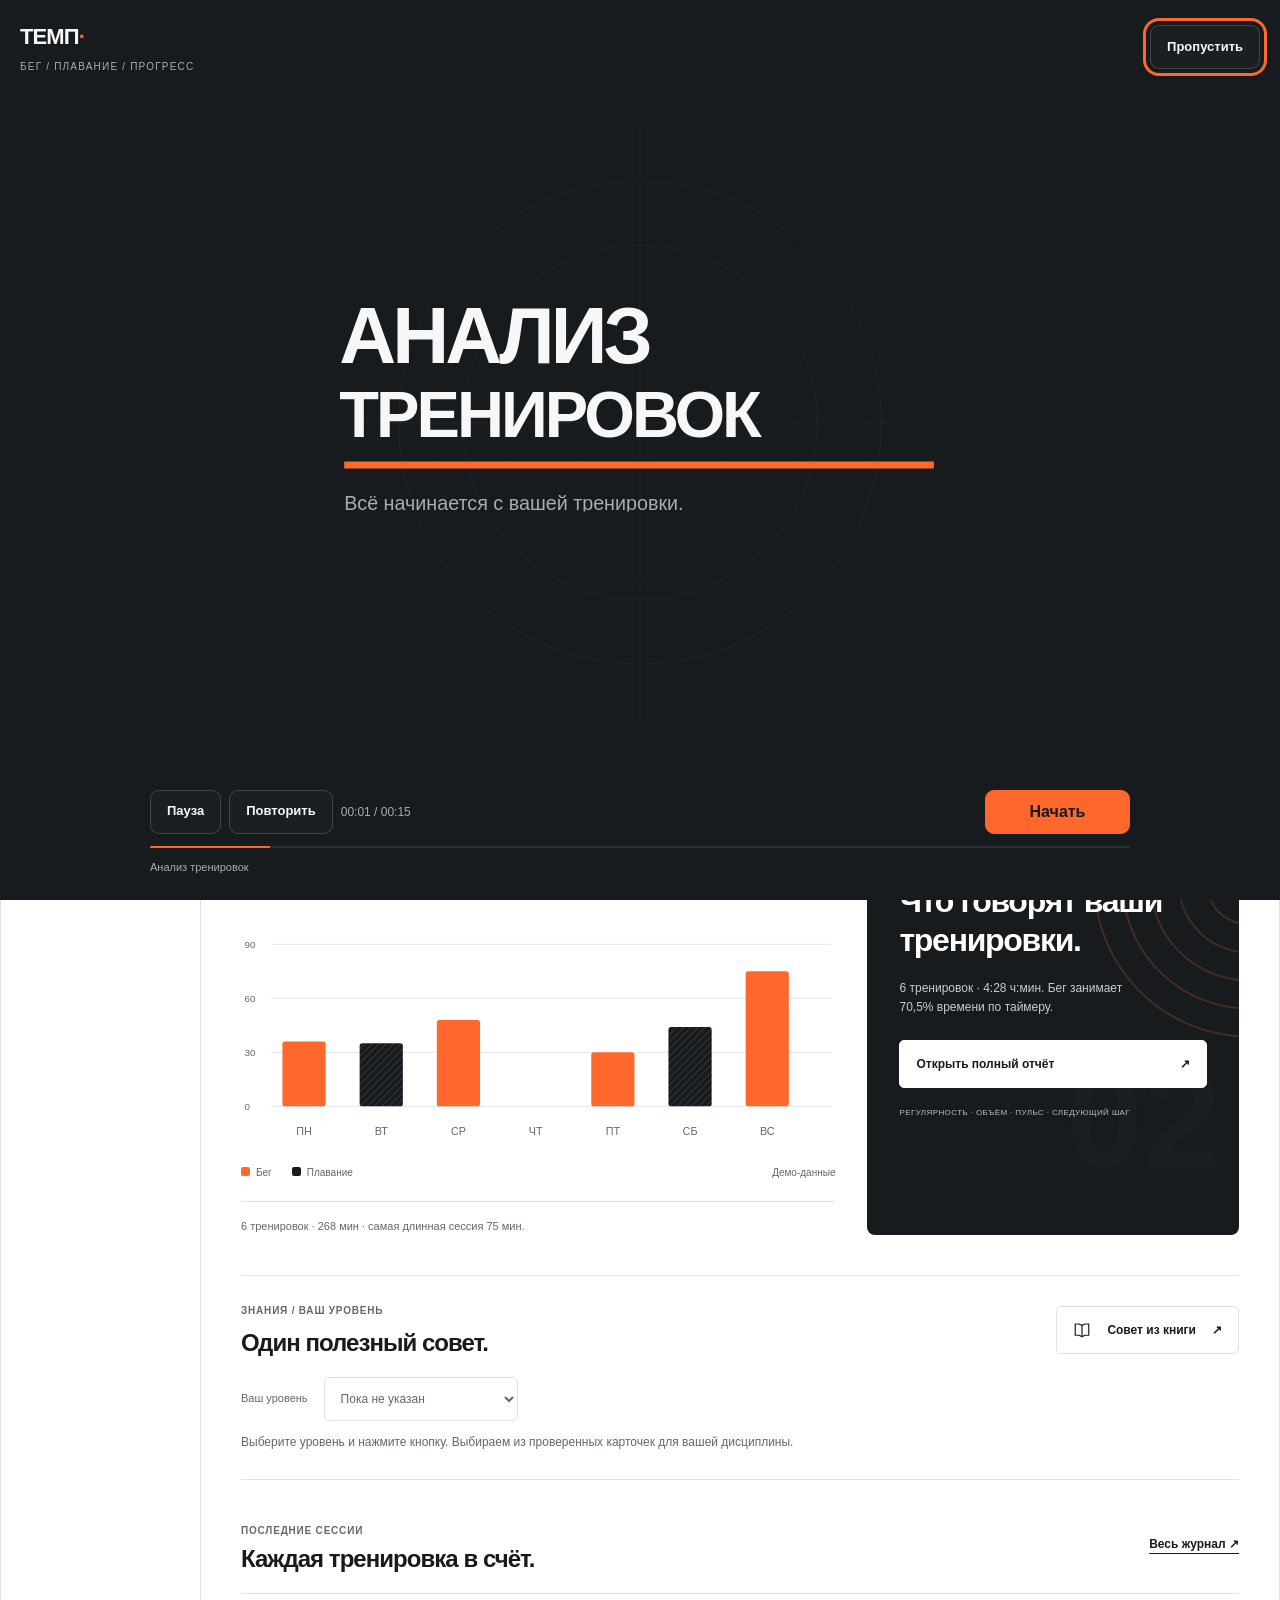
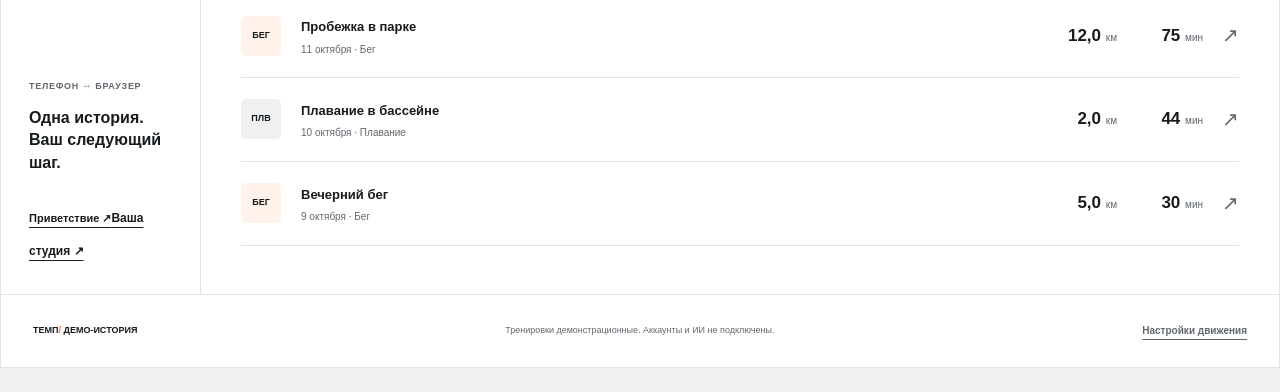
<file: index.html>
<!doctype html>
<html lang="ru">
<head><meta charset="utf-8"><meta name="viewport" content="width=device-width,initial-scale=1,viewport-fit=cover"><meta name="theme-color" content="#171b1e"><title>ТЕМП — кабинет спортсмена</title><link rel="stylesheet" href="ui/app.css?v=2ba4e5cd6f55"><link rel="stylesheet" href="ui/welcome-motion.css?v=0fadc5ecd046"><link rel="stylesheet" href="ui/onboarding.css?v=0155b54e5bb0"><link rel="stylesheet" href="ui/insights.css?v=0d85f874542e"><link rel="stylesheet" href="ui/books.css?v=f27729a24248"><link rel="stylesheet" href="ui/run-roadmap.css?v=992cb2ee4c1f"><link rel="stylesheet" href="ui/public.css?v=3dda8a8dc621"><script src="ui/deployment.js?v=aac4edab0434"></script></head>
<body>
<a class="skip-link" href="#main">Перейти к содержимому</a>
<div class="reviewbar"><span><b>ТЕМП</b> / Предпросмотр</span><div class="device-controls" aria-label="Предпросмотр компоновки"><button id="mode-desktop" aria-pressed="true">Авто</button><button id="mode-phone" aria-pressed="false">Телефон</button></div><a href="studio.html">Студия ↗</a></div>
<div class="app" id="app-frame">
<header class="app-header"><a class="brand" href="#overview" aria-label="ТЕМП, обзор">ТЕМП<i>/</i></a><span class="header-caption">ВАШ ТЕМП. ВАШ ПРОГРЕСС.</span><div class="header-actions"><span class="demo-pill">○ Демо-история</span><button class="profile-button" id="profile-open" aria-label="Профиль и настройки"><span class="avatar">Д</span><span class="profile-label">Мой кабинет</span><span aria-hidden="true">⌄</span></button></div></header>
<div class="app-layout"><nav class="sidebar" aria-label="Основная навигация"><div class="nav-caption">КАБИНЕТ СПОРТСМЕНА</div><button data-screen="overview" aria-current="page"><span data-icon="overview"></span>Обзор<small>01</small></button><button data-screen="journal" ><span data-icon="journal"></span>Журнал<small>02</small></button><button data-screen="consultation" ><span data-icon="message"></span>Отчёт<small>03</small></button><button data-screen="library" ><span data-icon="book"></span>Книги<small>04</small></button><button data-screen="sources" ><span data-icon="link"></span>Источники<small>05</small></button><div class="sidebar-bottom"><span class="mono">ТЕЛЕФОН ↔ БРАУЗЕР</span><p>Одна история.<br>Ваш следующий шаг.</p><button class="text-button" id="welcome-replay">Приветствие ↗</button><a class="text-button" href="studio.html">Ваша студия ↗</a></div></nav>
<main class="content" id="main" tabindex="-1">
<div class="page-heading"><div><div class="eyebrow" id="page-eyebrow">Ваша неделя / 01</div><h1 id="page-title" tabindex="-1">Неделя<br>в движении<span class="accent">.</span></h1><p class="page-subtitle" id="page-subtitle">Посмотрите на ритм тренировок. Найдите следующий шаг.</p></div><div class="heading-right"><div class="period-stamp"><span id="stamp-month">ОКТЯБРЬ 2026</span><strong id="stamp-days">05—11</strong></div><button class="button primary" id="consult-open">Разобрать неделю<span aria-hidden="true">↗</span></button></div></div>
<div class="filter-bar" id="data-controls"><div class="sport-selector"><div class="sport-tabs" aria-label="Дисциплина"><button data-sport="all" aria-pressed="true">Все</button><button data-sport="run" aria-pressed="false">Бег</button><button data-sport="swim" aria-pressed="false">Плавание</button><button data-sport="cycle" aria-pressed="false">Велосипед</button><button data-sport="walk" aria-pressed="false">Походы</button><span class="sport-underline" id="sport-underline" aria-hidden="true"></span></div><button class="athlete-tile" id="athlete-tile" aria-label="Повторить анимацию: все дисциплины"><span id="athlete-art" aria-hidden="true"></span></button></div><div class="period-select"><label for="week-select">Период</label><select id="week-select"><option value="current">5–11 октября</option><option value="previous">28 сентября — 4 октября</option></select></div></div>
<div id="screen-status" class="sr-only" role="status"></div>
<div class="state-panel" id="state-empty" hidden><span class="state-symbol" data-icon="journal"></span><span class="eyebrow">Чистый старт</span><h2>У каждой истории<br>есть первая тренировка.</h2><p>Выберите источник — здесь появится ваша история.</p><button class="button primary" data-go="sources">Посмотреть источники<span aria-hidden="true">↗</span></button></div>
<div class="state-panel error-panel" id="state-error" role="alert" hidden><span class="state-symbol" data-icon="alert"></span><h2>Попробуем ещё раз.</h2><p>Обновление не удалось. Демо-история сохранена.</p><button class="button primary" id="state-retry">Повторить<span aria-hidden="true">↗</span></button></div>
<div class="loading-panel" id="state-loading" role="status" aria-busy="true" aria-label="Загрузка истории" hidden><p>Обновляем историю…</p><div class="skeleton-grid"><i></i><i></i><i></i><i></i></div><div class="skeleton-chart"></div></div>
<section class="screen" id="overview-screen" aria-label="Обзор тренировок"><div class="metrics" id="metric-grid"></div><div class="overview-grid"><section class="chart-panel"><div class="section-heading"><div><span class="eyebrow">Длительность по таймеру</span><h2>Время тренировок по дням</h2></div><span class="unit-label">МИНУТЫ / ДЕНЬ</span></div><svg id="week-chart" viewBox="0 0 660 280" role="img" aria-label="Длительность тренировок по дням"></svg><div class="chart-legend"><span><i class="legend-run"></i>Бег</span><span><i class="legend-swim"></i>Плавание</span><span class="legend-note">Демо-данные</span></div><p class="chart-summary" id="chart-summary"></p></section><aside class="insight" id="insight-panel"><div class="track-pattern" aria-hidden="true"></div><span class="insight-number" aria-hidden="true">02</span><div class="insight-content"><span class="eyebrow">Книжные основания</span><h2>За цифрами —<br>понятный смысл.</h2><p>История тренировок, знания из книг и вопросы, которые помогают двигаться дальше.</p><button class="button light" data-go="consultation">Открыть полный отчёт<span aria-hidden="true">↗</span></button><span class="insight-foot">ФИЗИОЛОГИЯ + ТЕОРИЯ ТРЕНИРОВКИ</span></div></aside></div><section class="knowledge-panel" aria-label="Полезное знание из книги"><div class="knowledge-heading"><div><span class="eyebrow">Знания / ваш уровень</span><h2>Один полезный совет.</h2></div><button class="button secondary" id="tip-next"><span data-icon="book"></span>Совет из книги<span aria-hidden="true">↗</span></button></div><div class="knowledge-level"><label for="athlete-level">Ваш уровень</label><select id="athlete-level"><option value="unknown">Пока не указан</option><option value="beginner">Начинающий</option><option value="recreational">Тренируюсь регулярно</option><option value="experienced">Опытный спортсмен</option></select></div><p class="knowledge-hint" id="tip-hint">Выберите уровень и нажмите кнопку. Выбираем из проверенных карточек для вашей дисциплины.</p><article id="tip-card" hidden><span class="tip-label" id="tip-label"></span><h3 id="tip-title"></h3><p id="tip-text"></p><p class="tip-context" id="tip-context"></p><p id="tip-application"></p><div class="tip-source"><span id="tip-source"></span><a id="tip-link" href="about.html#books">Об источнике ↗</a></div><p class="footnote">Образовательное знание из подготовленных текстов. OCR требует сверки; персональную нагрузку не назначаем.</p></article></section><section class="recent-section"><div class="section-heading"><div><span class="eyebrow">Последние сессии</span><h2>Каждая тренировка в счёт.</h2></div><button class="text-button" data-go="journal">Весь журнал ↗</button></div><div class="activity-list" id="recent-list"></div></section></section>
<section class="screen" id="journal-screen" aria-label="Журнал тренировок" hidden><div class="section-heading"><h2>В выбранном периоде</h2><span class="unit-label" id="journal-count"></span></div><div class="journal-header" aria-hidden="true"><span>ТРЕНИРОВКА</span><span>ДИСТАНЦИЯ</span><span>ВРЕМЯ</span><span></span></div><div class="activity-list" id="journal-list"></div><p class="footnote">Откройте тренировку, чтобы посмотреть показатели и источник.</p></section>
<section class="screen" id="consultation-screen" aria-label="Разбор тренировок" hidden><div class="report-layout"><article class="report"><div class="report-intro"><span class="report-badge">Расчётный отчёт</span><h2>Полный разбор<br>ваших тренировок.</h2><p id="report-observation"></p><p id="report-fact" hidden></p></div><div id="training-report" aria-live="polite"></div>
<section class="report-section" id="report-evidence"><span class="report-index">ИСТОЧНИКИ / В КОНЦЕ ОТЧЁТА</span><h3>На какие знания мы опираемся</h3><p>Показатели выше рассчитаны из вашего журнала. Для объяснения принципов подготовки использованы две книги:</p><div class="report-book"><h4>Уилмор и Костилл — «Физиология спорта и двигательной активности»</h4><p>Как организм отвечает на физическую работу и адаптируется к ней. Принцип специфичности помогает рассматривать бег и плавание раздельно: прогресс в одном виде не доказывает такую же готовность в другом.</p><button class="text-button" data-book="physiology">Подробнее · PDF-с. 198 ↗</button></div><div class="report-book"><h4>Владимир Иссурин — «Подготовка спортсменов XXI века: научные основы и построение тренировки»</h4><p>Как организовать подготовку и оценивать тренировочные эффекты. Объём отличается от интенсивности, а эффект занятия — от эффекта периода. Поэтому отчёт сопоставляет историю, а пульсовые зоны не выводит из среднего пульса.</p><button class="text-button" data-book="issurin">Подробнее · PDF-с. 15 и 33 ↗</button></div><p class="footnote">Использованы подготовленные OCR-фрагменты: book-01:473, book-02:24 и book-02:73. Это общие принципы, не доказательство эффективности персонального плана. Исходные PDF доступны в «Книгах и источниках» личного кабинета; распознавание требует сверки.</p><button class="button secondary" data-go="library">Поиск в книгах ↗</button></section></article><aside class="question-panel"><span class="eyebrow">Продолжить разговор</span><h2>Ваш следующий<br>вопрос.</h2><form id="question-form" novalidate><label for="question">Что хотите разобрать?</label><textarea id="question" rows="5" maxlength="600" aria-describedby="question-help question-error" placeholder="Например: как сравнивать беговые и плавательные тренировки?"></textarea><div class="input-meta"><span id="question-help">От 10 до 600 символов</span><span id="question-count">0 / 600</span></div><p class="field-error" id="question-error" role="alert" hidden></p><button class="button primary" id="question-submit" type="submit"><span data-icon="arrow"></span><span id="submit-label">Сохранить вопрос</span></button><p class="form-note">Вопрос сохранится в этом браузере. Отправка консультанту пока не подключена.</p><div class="form-result" id="question-result" role="status" hidden></div></form><section class="saved-questions" id="saved-questions" hidden><h3>Последний сохранённый вопрос</h3><p id="saved-question-text"></p><small id="saved-question-date"></small></section></aside></div></section>
<section class="screen" id="library-screen" aria-label="Книги и источники" hidden><p class="section-lead">Два источника знаний о физиологии, нагрузке и построении спортивной тренировки.</p><section class="book-search-panel"><h2>Найти объяснение в книгах</h2><form id="library-search" data-book-search data-result="library-results"><label for="library-question">Ваш вопрос</label><textarea id="library-question" name="question" minlength="3" maxlength="300" rows="2" required placeholder="Например: чем объём отличается от интенсивности?">Объём и интенсивность тренировок</textarea><div class="book-search-actions"><label>Источник<select name="book"><option value="">Обе книги</option><option value="book-01">Уилмор / Костилл</option><option value="book-02">Иссурин</option></select></label><button class="button primary" type="submit">Найти в книгах ↗</button></div></form><div id="library-results" aria-live="polite"><p class="footnote">Поиск по двум вашим книгам. Найденные фрагменты показываются со страницами; платная ИИ-модель не используется.</p></div></section><div class="book-list"><article class="book-row"><div class="book-cover physiology" aria-hidden="true"><small>01 / ОСНОВАНИЯ</small><strong>SPORT<br>&<br>EXERCISE</strong><small>Уилмор / Костилл</small></div><div><span class="eyebrow">Физиология</span><h2>Физиология спорта<br>и двигательной активности</h2><p>Уилмор / Костилл</p><div class="book-meta"><span>22 главы</span><span>1 141 фрагментов</span></div><p class="muted">Физиология, адаптация и специфичность нагрузки.</p><button class="button secondary" data-book="physiology">Об источнике<span aria-hidden="true">↗</span></button></div></article><article class="book-row"><div class="book-cover issurin" aria-hidden="true"><small>02 / ОСНОВАНИЯ</small><strong>TRAIN<br>WITH<br>INTENT</strong><small>Владимир Иссурин · 2016</small></div><div><span class="eyebrow">Организация подготовки</span><h2>Подготовка спортсменов<br>XXI века</h2><p>Владимир Иссурин · 2016</p><div class="book-meta"><span>17 глав</span><span>1 347 фрагментов</span></div><p class="muted">Тренировочные эффекты, структура и планирование подготовки.</p><button class="button secondary" data-book="issurin">Об источнике<span aria-hidden="true">↗</span></button></div></article></div><p class="footnote">Типографические карточки источников — не обложки оригинальных изданий. Материалы подготовлены; OCR и ссылки требуют сверки для консультации.</p></section>
<section class="screen" id="sources-screen" aria-label="Источники тренировок" hidden><div class="source-intro"><span class="source-count">00<small>/03</small></span><div><h2>История начинается<br>с подключения.</h2><p>Выберите источник. Профиль будет общим для телефона и браузера.</p></div></div><div class="sources-list"><article class="source-row"><span class="source-mark">G/</span><div><h3>Garmin</h3><p>Бег, плавание и велосипед из original-файла Garmin. <a href="https://t.me/tempo_athlete_bot" target="_blank" rel="noopener noreferrer">Открыть бот для импорта ↗</a></p><span class="source-status">○ Ручной импорт FIT в личном Telegram-пилоте</span></div><button class="button secondary" data-source="garmin">Как импортировать<span aria-hidden="true">↗</span></button></article><article class="source-row"><span class="source-mark"><span data-icon="watch"></span></span><div><h3>Apple Watch</h3><p>Тренировки Apple Health через приложение на iPhone.</p><span class="source-status">○ Нужно приложение на iPhone</span></div><button class="button secondary" data-source="apple">Посмотреть путь<span aria-hidden="true">↗</span></button></article><article class="source-row"><span class="source-mark">S/</span><div><h3>Strava</h3><p>История активности и спортивный профиль.</p><span class="source-status">○ AI-подключение пока недоступно</span></div><button class="button secondary" data-source="strava">Условия доступа<span aria-hidden="true">↗</span></button></article></div><p class="footnote">Ручной импорт Garmin работает в личном боте. Аккаунты не синхронизируются; графики кабинета пока демонстрационные.</p><button class="text-button" id="pair-open">Открыть тот же профиль на компьютере ↗</button></section>
</main></div><nav class="bottom-nav" aria-label="Навигация на телефоне"><button data-screen="overview" aria-current="page"><span data-icon="overview"></span>Обзор</button><button data-screen="journal" ><span data-icon="journal"></span>Журнал</button><button data-screen="consultation" ><span data-icon="message"></span>Разбор</button><button data-screen="library" ><span data-icon="book"></span>Книги</button><button data-screen="sources" ><span data-icon="link"></span>Источники</button></nav><footer class="app-footer"><span>ТЕМП<span class="accent">/</span> ДЕМО-ИСТОРИЯ</span><p>Тренировки демонстрационные. Аккаунты и ИИ не подключены.</p><button class="text-button" id="motion-open">Настройки движения</button></footer></div>
<details class="review-controls"><summary>Проверить состояния интерфейса <span>+</span></summary><div class="review-control-grid"><label>История<select id="state-select"><option value="ready">Есть тренировки</option><option value="empty">Пустая история</option><option value="loading">Загрузка</option><option value="error">Ошибка обновления</option></select></label><label>Следующее сохранение вопроса<select id="form-outcome"><option value="success">Успех</option><option value="error">Ошибка, затем можно повторить</option></select></label></div><p>Локальные состояния для просмотра дизайна. Запросы к аккаунтам и моделям не выполняются.</p><a href="about.html#product">Дизайн-контракт</a> · <a href="about.html#product">Архитектура</a></details>
<div class="toast-stack" id="toast-stack" aria-label="Уведомления"></div>
<dialog class="detail-dialog" id="detail-dialog" aria-labelledby="dialog-title"><div class="dialog-heading"><div><span class="eyebrow" id="dialog-eyebrow">Подробнее</span><h2 id="dialog-title"></h2></div><button class="icon-button" id="dialog-close" aria-label="Закрыть"><span data-icon="close"></span></button></div><div id="dialog-content"></div></dialog>
<noscript><p class="noscript">Для фильтров и анимации включите JavaScript. <a href="about.html#product">Архитектура текстом.</a></p></noscript>
<script src="https://telegram.org/js/telegram-web-app.js"></script><script src="ui/data.js?v=31c50bb7b027"></script><script src="ui/icons.js?v=7a89caa02d4d"></script><script src="ui/motion.js?v=f30c9ba47d99"></script><script src="ui/insights.js?v=4bce48eff5ae"></script><script src="ui/run-roadmap.js?v=835d47d9ba6f"></script><script src="ui/report.js?v=446ee82898f3"></script><script src="ui/views.js?v=89e0e78bda5b"></script><script src="ui/forms.js?v=fc50325f8038"></script><script src="ui/welcome-motion.js?v=295e2a676d53"></script><script src="ui/tips.js?v=7f81f35e3a37"></script><script src="ui/app.js?v=798514461575"></script><script src="ui/csv-view.js?v=7d31510f65f1"></script><script src="ui/garmin-config.js?v=e6869a946853"></script><script src="ui/garmin.js?v=94e69d5aaae1"></script><script src="ui/books.js?v=e02ebdd4bfe8"></script><script src="ui/onboarding.js?v=eb04763c0552"></script>
</body></html>
</file>
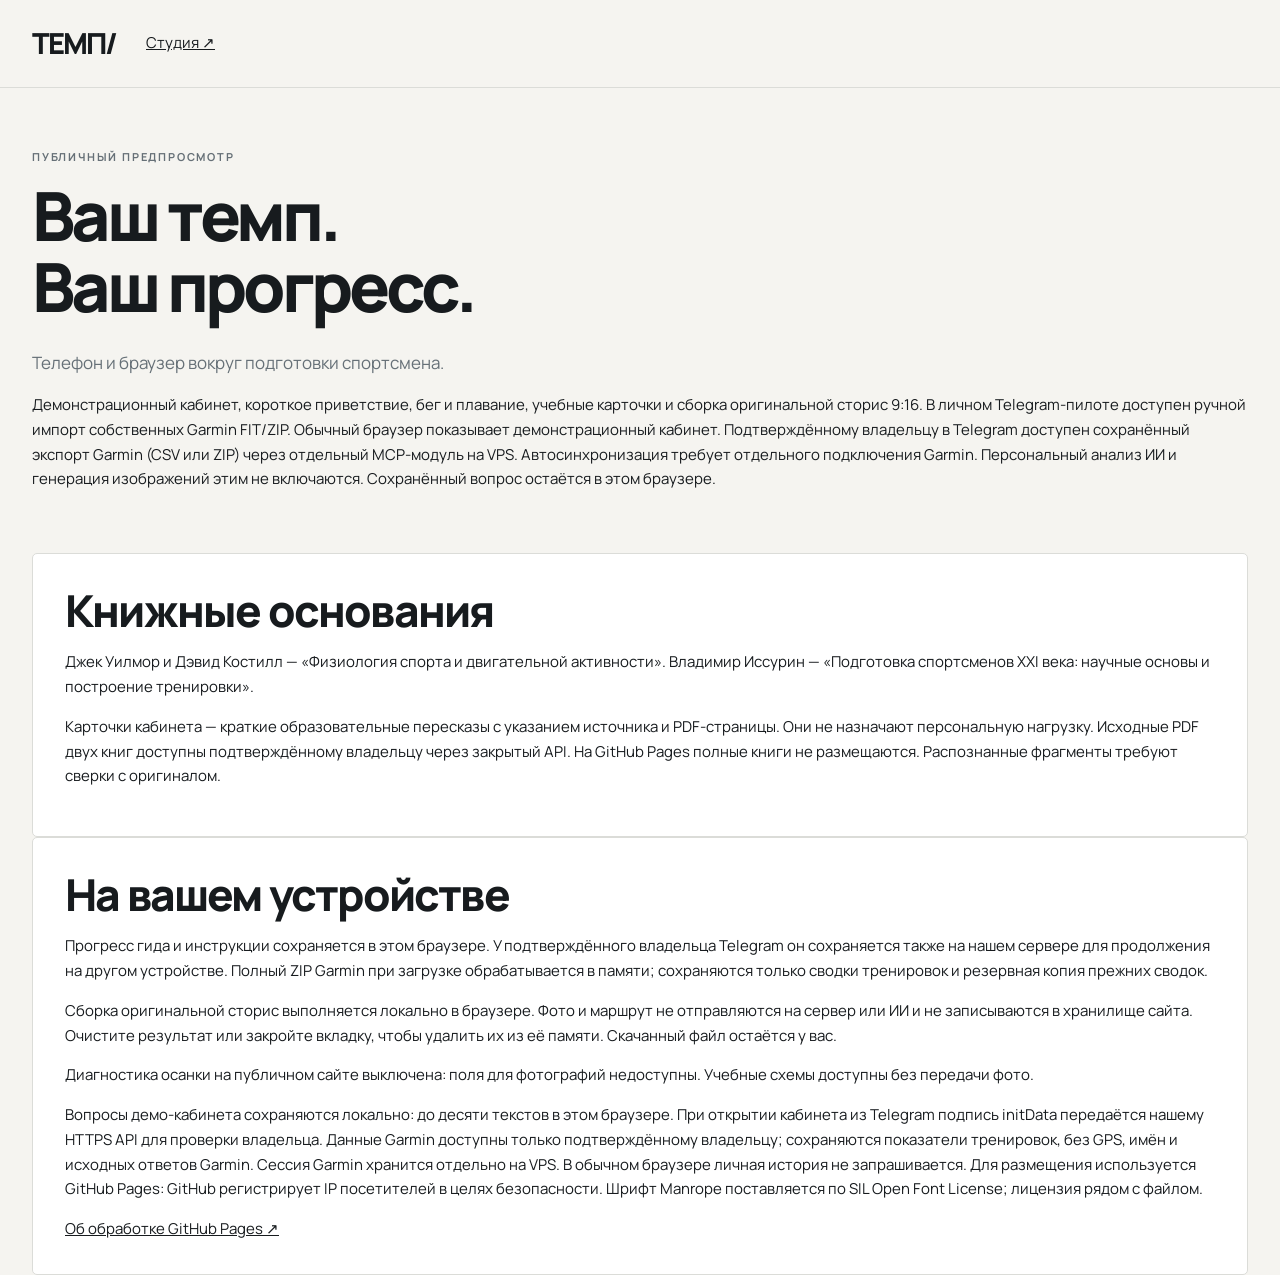
<file: about.html>
<!doctype html><html lang="ru"><head><meta charset="utf-8"><meta name="viewport" content="width=device-width,initial-scale=1"><title>ТЕМП / О проекте</title><link rel="stylesheet" href="ui/studio.css?v=4eb21f2621b8"></head><body><header class="topbar"><a class="brand" href="index.html">ТЕМП/</a><a href="studio.html">Студия ↗</a></header><main><section class="intro" id="product"><div><p class="eyebrow">Публичный предпросмотр</p><h1>Ваш темп.<br>Ваш прогресс.</h1><p class="lede">Телефон и браузер вокруг подготовки спортсмена.</p><p>Демонстрационный кабинет, короткое приветствие, бег и плавание, учебные карточки и сборка оригинальной сторис 9:16. В личном Telegram-пилоте доступен ручной импорт собственных Garmin FIT/ZIP. Обычный браузер показывает демонстрационный кабинет. Подтверждённому владельцу в Telegram доступен сохранённый экспорт Garmin (CSV или ZIP) через отдельный MCP-модуль на VPS. Автосинхронизация требует отдельного подключения Garmin. Персональный анализ ИИ и генерация изображений этим не включаются. Сохранённый вопрос остаётся в этом браузере.</p></div></section><section class="form-card" id="books"><h2>Книжные основания</h2><p>Джек Уилмор и Дэвид Костилл — «Физиология спорта и двигательной активности». Владимир Иссурин — «Подготовка спортсменов XXI века: научные основы и построение тренировки».</p><p>Карточки кабинета — краткие образовательные пересказы с указанием источника и PDF-страницы. Они не назначают персональную нагрузку. Исходные PDF двух книг доступны подтверждённому владельцу через закрытый API. На GitHub Pages полные книги не размещаются. Распознанные фрагменты требуют сверки с оригиналом.</p></section><section class="form-card" id="privacy"><h2>На вашем устройстве</h2><p>Прогресс гида и инструкции сохраняется в этом браузере. У подтверждённого владельца Telegram он сохраняется также на нашем сервере для продолжения на другом устройстве. Полный ZIP Garmin при загрузке обрабатывается в памяти; сохраняются только сводки тренировок и резервная копия прежних сводок.</p><p>Сборка оригинальной сторис выполняется локально в браузере. Фото и маршрут не отправляются на сервер или ИИ и не записываются в хранилище сайта. Очистите результат или закройте вкладку, чтобы удалить их из её памяти. Скачанный файл остаётся у вас.</p><p>Диагностика осанки на публичном сайте выключена: поля для фотографий недоступны. Учебные схемы доступны без передачи фото.</p><p>Вопросы демо-кабинета сохраняются локально: до десяти текстов в этом браузере. При открытии кабинета из Telegram подпись initData передаётся нашему HTTPS API для проверки владельца. Данные Garmin доступны только подтверждённому владельцу; сохраняются показатели тренировок, без GPS, имён и исходных ответов Garmin. Сессия Garmin хранится отдельно на VPS. В обычном браузере личная история не запрашивается. Для размещения используется GitHub Pages: GitHub регистрирует IP посетителей в целях безопасности. Шрифт Manrope поставляется по SIL Open Font License; лицензия рядом с файлом.</p><a href="https://docs.github.com/en/pages/getting-started-with-github-pages/what-is-github-pages" rel="noopener noreferrer">Об обработке GitHub Pages ↗</a></section></main></body></html>
</file>
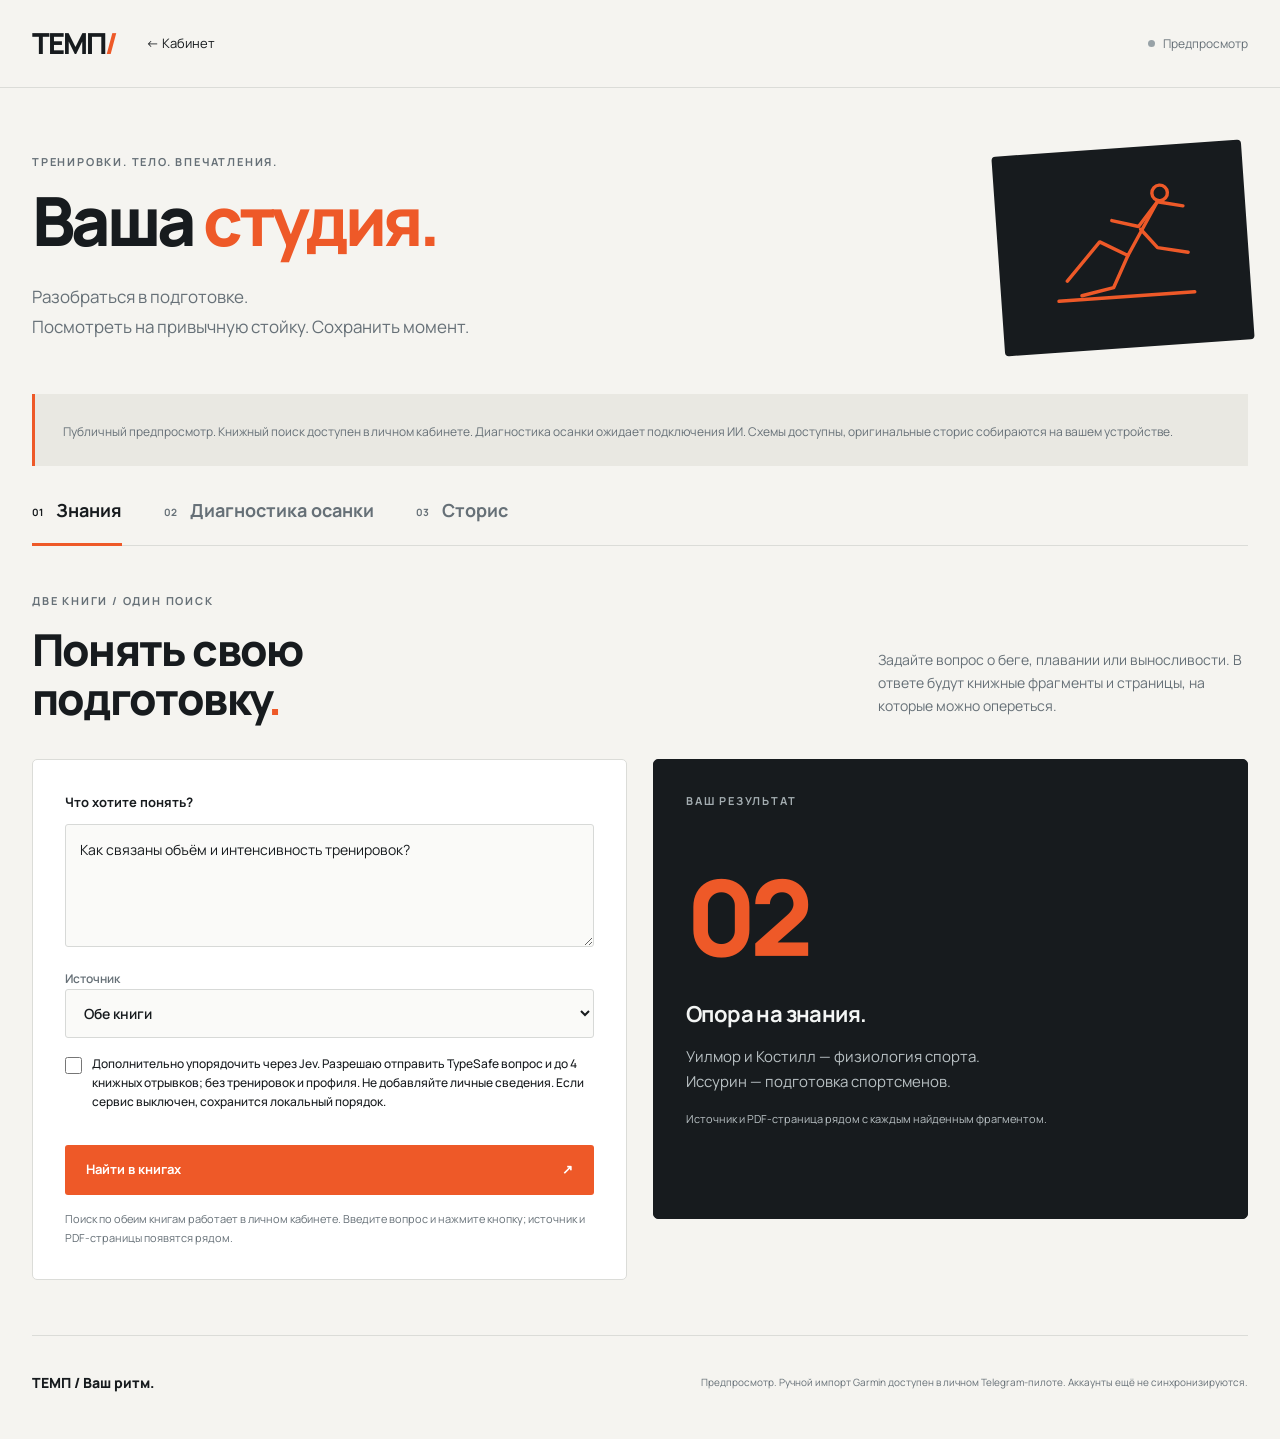
<file: studio.html>
<!doctype html>
<html lang="ru">
<head><meta charset="utf-8"><meta name="viewport" content="width=device-width,initial-scale=1"><meta name="color-scheme" content="light"><title>ТЕМП / Ваша студия</title><link rel="stylesheet" href="ui/studio.css?v=4eb21f2621b8"><script src="https://telegram.org/js/telegram-web-app.js" defer></script><script src="ui/garmin-config.js?v=e6869a946853" defer></script><script src="ui/books.js?v=e02ebdd4bfe8" defer></script><script src="ui/studio.js?v=f1810f208fc5" defer></script><link rel="stylesheet" href="ui/public.css?v=3dda8a8dc621"><script src="ui/deployment.js?v=aac4edab0434"></script></head>
<body>
<header class="topbar"><a class="brand" href="product-concept.html#overview" aria-label="ТЕМП — вернуться в кабинет">ТЕМП<span>/</span></a><a class="back" href="product-concept.html#overview">← Кабинет</a><span class="connection" id="connection" role="status">Соединяемся…</span><button class="quiet" id="logout" hidden>Выйти</button></header>
<main>
<section class="intro"><div><p class="eyebrow">Тренировки. Тело. Впечатления.</p><h1>Ваша <span>студия.</span></h1><p class="lede">Разобраться в подготовке.<br>Посмотреть на привычную стойку. Сохранить момент.</p></div><div class="intro-mark" aria-hidden="true"><svg viewBox="0 0 180 140"><path d="M20 120h140M30 100l36-38 28 16 34-53 26 6"/><circle cx="131" cy="16" r="8"/><path d="m128 25-21 24-27-8m29 11 16 20 31 7M94 78l-17 32-33 6"/></svg></div></section>
<section class="login-panel" id="login-panel"><div><strong>Личный пилот</strong><p>Введите код доступа. Фотографии остаются только в текущей сессии.</p></div><form id="login-form"><label class="sr-only" for="code">Код доступа</label><input id="code" type="password" autocomplete="one-time-code" minlength="8" required placeholder="Код доступа"><button class="primary" type="submit">Войти <span aria-hidden="true">↗</span></button></form></section>
<nav class="tabs" aria-label="Разделы студии"><button data-tab="knowledge" aria-current="page"><span>01</span> Знания</button><button data-tab="posture"><span>02</span> Диагностика осанки</button><button data-tab="stories"><span>03</span> Сторис</button></nav>
<section id="knowledge" class="panel">
<div class="section-head"><div><p class="eyebrow">Две книги / один поиск</p><h2>Понять свою<br>подготовку<span>.</span></h2></div><p>Задайте вопрос о беге, плавании или выносливости. В ответе будут книжные фрагменты и страницы, на которые можно опереться.</p></div>
<div class="workspace"><form id="rag-form" class="form-card" data-book-search data-result="rag-result"><label for="question">Что хотите понять?</label><textarea name="question" id="question" rows="4" minlength="3" maxlength="300" required placeholder="Как связаны объём и интенсивность тренировок?">Как связаны объём и интенсивность тренировок?</textarea><label>Источник<select name="book"><option value="">Обе книги</option><option value="book-01">Уилмор / Костилл</option><option value="book-02">Иссурин</option></select></label><button class="primary full" type="submit">Найти в книгах <span aria-hidden="true">↗</span></button><p class="fine">Без ИИ работает поиск по реальной базе двух книг. Он показывает основания, а не назначает персональный план.</p></form>
<article class="result-card" id="rag-result" aria-live="polite"><p class="eyebrow">Ваш результат</p><div class="result-empty"><span class="large-number">02</span><h3>Опора на знания.</h3><p>Уилмор и Костилл — физиология спорта.<br>Иссурин — подготовка спортсменов.</p><p class="fine">Источник и PDF-страница рядом с каждым найденным фрагментом.</p></div></article></div>
</section>
<section id="posture" class="panel" hidden>
<div class="section-head"><div><p class="eyebrow">Отдельная услуга / по желанию</p><h2>Диагностика<br>осанки<span>.</span></h2></div><p>Визуальная оценка по фото, не медицинский диагноз. Три ракурса показывают видимые особенности стойки. Результат не влияет на анализ тренировок и не сохраняется в профиле.</p></div>
<div class="guide-options"><span>Вариант схемы</span><button type="button" data-wardrobe="shorts" aria-pressed="true">Шорты</button><button type="button" data-wardrobe="top" aria-pressed="false">Топ и шорты</button><small>Футболка и полный спортивный комплект мужчинам не обязательны.</small></div><div class="guide-row" data-wardrobe="shorts">
<article class="guide"><span class="guide-num">01 / Спереди</span><svg viewBox="0 0 180 210" aria-hidden="true"><circle cx="90" cy="30" r="16"/><path d="m56 55 20-10h28l20 10-9 73H65z"/><path class="shirt" d="m73 50-4 36h42l-4-36-6 3v10H79V53z"/><path class="landmark" d="m74 51 16 7 16-7M65 174h17m16 0h17"/><path d="M59 60 43 105l3 35m75-80 16 45-3 35M65 128h50l3 32H99l-9-16-9 16H62zM74 160v39H58m48-39v39h16"/><path class="ground" d="M25 202h130"/></svg><p>Плечи и ключицы, контур талии, колени и стопы целиком. Руки опущены, босиком.</p><a class="guide-download" href="#" data-guide="0">Скачать схему 9:16 ↗</a></article>
<article class="guide"><span class="guide-num">02 / Сбоку</span><svg viewBox="0 0 180 210" aria-hidden="true"><circle cx="88" cy="30" r="16"/><path d="m99 26 9 4"/><path d="M72 50h34l6 78H73z"/><path class="shirt" d="M77 54h22l5 32H75z"/><path class="landmark" d="M78 174h25"/><path d="m103 55 18 55v31M74 128h39v32H75zM85 160l-8 39h18m9-39 5 39h18"/><path class="ground" d="M25 202h130"/></svg><p>Видны плечо, контур живота, колено и стопы. Не втягивайте живот, не выпрямляйтесь специально.</p><a class="guide-download" href="#" data-guide="1">Скачать схему 9:16 ↗</a></article>
<article class="guide"><span class="guide-num">03 / Сзади</span><svg viewBox="0 0 180 210" aria-hidden="true"><circle cx="90" cy="30" r="16"/><path d="m56 55 20-10h28l20 10-9 73H65z"/><path class="shirt" d="m73 50-4 36h42l-4-36-6 3v10H79V53z"/><path class="landmark" d="m74 51 16 7 16-7M65 174h17m16 0h17"/><path d="M90 60v55M59 60 43 105l3 35m75-80 16 45-3 35M65 128h50l3 32H99l-9-16-9 16H62zM74 160v39H58m48-39v39h16"/><path class="ground" d="M25 202h130"/></svg><p>Уберите волосы с плеч. Видны талия, колени и пятки. Камера ровно на середине туловища.</p><a class="guide-download" href="#" data-guide="2">Скачать схему 9:16 ↗</a></article>
</div>
<div class="wardrobe"><strong>Спортивная одежда.</strong><p>Мужчины — непрозрачные спортивные шорты выше колен, без футболки можно. Женщины — непрозрачный короткий спортивный топ с открытыми плечами и шорты выше колен. Ключицы спереди и контур талии/живота желательно оставить видимыми. Интимные области закрыты; пояс шорт не нужно опускать. Бельё, интимное обнажение и сексуализированные кадры не принимаются.</p></div>
<section class="landmark-guide"><h3>Что должно быть видно</h3><div class="landmark-grid"><article><b>01 / Верх</b><p>Голова и шея, оба плеча. Волосы убраны. Спереди желательно видеть ключицы.</p></article><article><b>02 / Туловище</b><p>Контур талии, живота и области таза. Живот расслаблен. Одежду не опускайте ниже обычной посадки.</p></article><article><b>03 / Ноги</b><p>Оба колена, голеностопы, пятки и стопы целиком. Босиком, без носков и обуви.</p></article></div><p class="fine">Открытый живот помогает видеть контур, но по фотографии нельзя определить силу пресса, мышечный дисбаланс или положение костей таза. Закрытый ориентир исключается из оценки; раздеваться ради него не нужно.</p></section><div class="workspace"><form id="posture-form" class="form-card"><h3>Ваши снимки</h3><p class="muted">От одного до трёх фото. JPEG, PNG или WebP, до 5 МБ каждое. HEIC экспортируйте в JPEG.</p><div class="photo-inputs" id="photo-inputs"></div><label class="check"><input id="pain" type="checkbox"><span>Есть боль, травма или ограничения<small>Фото не позволяет определить причину боли. Персональные упражнения по нему не назначаются.</small></span></label><div class="consents"><label class="check"><input id="adult" type="checkbox" required><span>Мне 18 лет или больше</span></label><label class="check"><input id="own" type="checkbox" required><span>На фото я, в допустимой одежде по памятке</span></label><label class="check"><input id="photo-provider" type="checkbox" required><span>Согласен передать выбранные фото OpenAI<small>Сервис не сохраняет снимки и отчёт. У провайдера возможно хранение для контроля злоупотреблений до 30 дней и дольше в исключениях. <button type="button" class="text-button" id="privacy-open">Подробнее</button></small></span></label></div><button class="primary full" type="submit">Оценить осанку по фото ↗</button><p class="fine ai-note">Для разбора нужен подключённый ИИ.</p><button class="text-button clear-photos" type="button" id="clear-photos">Удалить выбранные фото и отчёт</button></form><article class="result-card" id="posture-result" aria-live="polite"><p class="eyebrow">Ваша диагностика осанки</p><div class="result-empty"><span class="outline-figure" aria-hidden="true">↗</span><h3>Наблюдения по кадру.</h3><p>Ракурс, поза и одежда влияют на видимую симметрию. Это визуальная оценка, а не медицинское заключение.</p><p class="fine">Никаких напоминаний об отчёте. Связи с анализом тренировок нет.</p></div></article></div>
<details class="education"><summary>Общие карточки подвижности · 9:16</summary><p>Независимые учебные примеры по материалам NHS. Они не выбираются по фотографии. При боли или травме сначала обсудите допустимые движения со специалистом.</p><div class="education-links"><button class="quiet" data-movement="0">Подвижность шеи ↗</button><button class="quiet" data-movement="1">Мягкий наклон ↗</button><button class="quiet" data-movement="2">Опора у стены ↗</button></div></details>
</section>
<section id="stories" class="panel" hidden>
<div class="section-head"><div><p class="eyebrow">Момент, которым хочется поделиться</p><h2>Сторис<br>о тренировке<span>.</span></h2></div><p>Загрузите свою фотографию и слой маршрута со статистикой из Strava или другого спортивного сервиса. Получите вертикальную сторис с вашими показателями.</p></div>
<div class="story-workspace"><form id="story-form" class="form-card"><label class="upload-box">01 / Ваша фотография<input type="file" id="story-photo" accept="image/jpeg,image/png,image/webp" required><span>JPEG, PNG, WebP · до 5 МБ</span></label><label class="upload-box">02 / Отчёт из Strava или другого сервиса<input type="file" id="story-overlay" accept="image/png,image/webp,image/jpeg" required><span>Экспортируйте маршрут и цифры в PNG/WebP или загрузите скриншот с однотонным фоном. Автоподключение Strava не требуется.</span></label><div class="pair"><label>Убрать фон статистики<select id="remove-bg"><option value="">Уже прозрачный</option><option value="black">Чёрный</option><option value="white">Белый</option></select></label><label>Разместить статистику<select id="position"><option value="bottom">Внизу</option><option value="top">Вверху</option></select></label></div><p class="fine">Удаление однотонного фона может затронуть цифры такого же цвета. Проверьте предварительный просмотр.</p><label for="style">Настроение кадра</label><div class="style-heading"><select id="style"><option value="original">Оригинальное фото</option><option value="voxel">Кубический мир</option><option value="pixel">Пиксельный платформер</option><option value="lowpoly">Low poly</option><option value="comic">Графический комикс</option><option value="neon">Неоновая ночь</option><option value="film">Кино и плёнка</option><option value="watercolor">Акварель</option></select><button class="quiet" type="button" id="random-scene">↻ Случайно</button></div><p id="recipe-label" class="recipe-label">Ваш кадр без художественной обработки.</p><label class="check" id="story-consent-row" hidden><input id="story-provider" type="checkbox"><span>Разрешаю художественную обработку фото в OpenAI<small>Маршрут и статистика не отправляются ИИ. Условия внешнего хранения те же, что для визуальной оценки.</small></span></label><label class="check"><input id="story-own" type="checkbox" required><span>Мне 18+, на фото я в обычной одежде<small>Бельё, интимные и сексуализированные снимки не принимаются.</small></span></label><button class="primary full" type="submit">Собрать сторис ↗</button><p class="fine">1080 × 1920 · PNG. Фото обрезается под вертикальный кадр. Публикация — только вами.</p><button class="text-button" type="button" id="clear-story">Очистить фото и результат</button></form><div class="story-stage"><div class="story-preview"><canvas id="story-canvas" width="1080" height="1920" aria-label="Предварительный просмотр сторис" hidden></canvas><div id="story-empty"><span class="eyebrow">9 : 16</span><svg viewBox="0 0 180 150" aria-hidden="true"><path d="M22 120c0-50 76 15 44-52s45-56 61-18-24 44 23 52"/><circle cx="22" cy="120" r="5"/><circle cx="150" cy="102" r="5"/></svg><h3>Есть что<br>вспомнить.</h3><p>Фото + ваш маршрут</p></div><img id="story-final" alt="Готовая сторис с исходным маршрутом и показателями" hidden></div><p class="preview-label" id="preview-label">Здесь появится ваш кадр</p><a id="story-download" class="primary" download="tempo-story.png" hidden>Скачать сторис ↓</a></div></div>
</section>
<footer><span>ТЕМП / Ваш ритм.</span><p>Личный пилот. Аккаунты Garmin, Strava и Apple Watch ещё не подключены.</p></footer>
</main>
<div id="toast" role="status" hidden><span></span><button type="button" aria-label="Закрыть уведомление">×</button></div>
<dialog id="privacy"><button class="dialog-close" id="privacy-close" aria-label="Закрыть">×</button><p class="eyebrow">Перед отправкой</p><h2>Ваши фотографии.</h2><p>В публичном предпросмотре диагностика осанки выключена. Оригинальные сторис собираются на устройстве без передачи фотографий. Условия OpenAI ниже относятся к будущему подключению ИИ.</p><p>Принимаются собственные нейтральные спортивные фото совершеннолетнего. Бельё и интимные снимки не принимаются. Проверка одежды и качества может ошибаться: сомнительный кадр требует пересъёмки.</p><p>Файлы, метаданные фотографии и результат визуальной оценки не записываются в базу или папку сервиса. Выбранные снимки доступны в этой вкладке до очистки или её закрытия. При отправке метаданные EXIF удаляются.</p><p>Для ИИ-разбора снимки передаются OpenAI. API по умолчанию не использует их для обучения. Для контроля злоупотреблений возможно хранение до 30 дней и дольше в исключениях. Настройка store=false не означает полного отсутствия хранения у провайдера.</p><p>Фотография не позволяет поставить диагноз или назначить лечение. Разбор не используется для изменения тренировочных рекомендаций.</p><a href="https://developers.openai.com/api/docs/guides/your-data" target="_blank" rel="noopener noreferrer">Условия обработки OpenAI ↗</a></dialog>
</body></html>
</file>
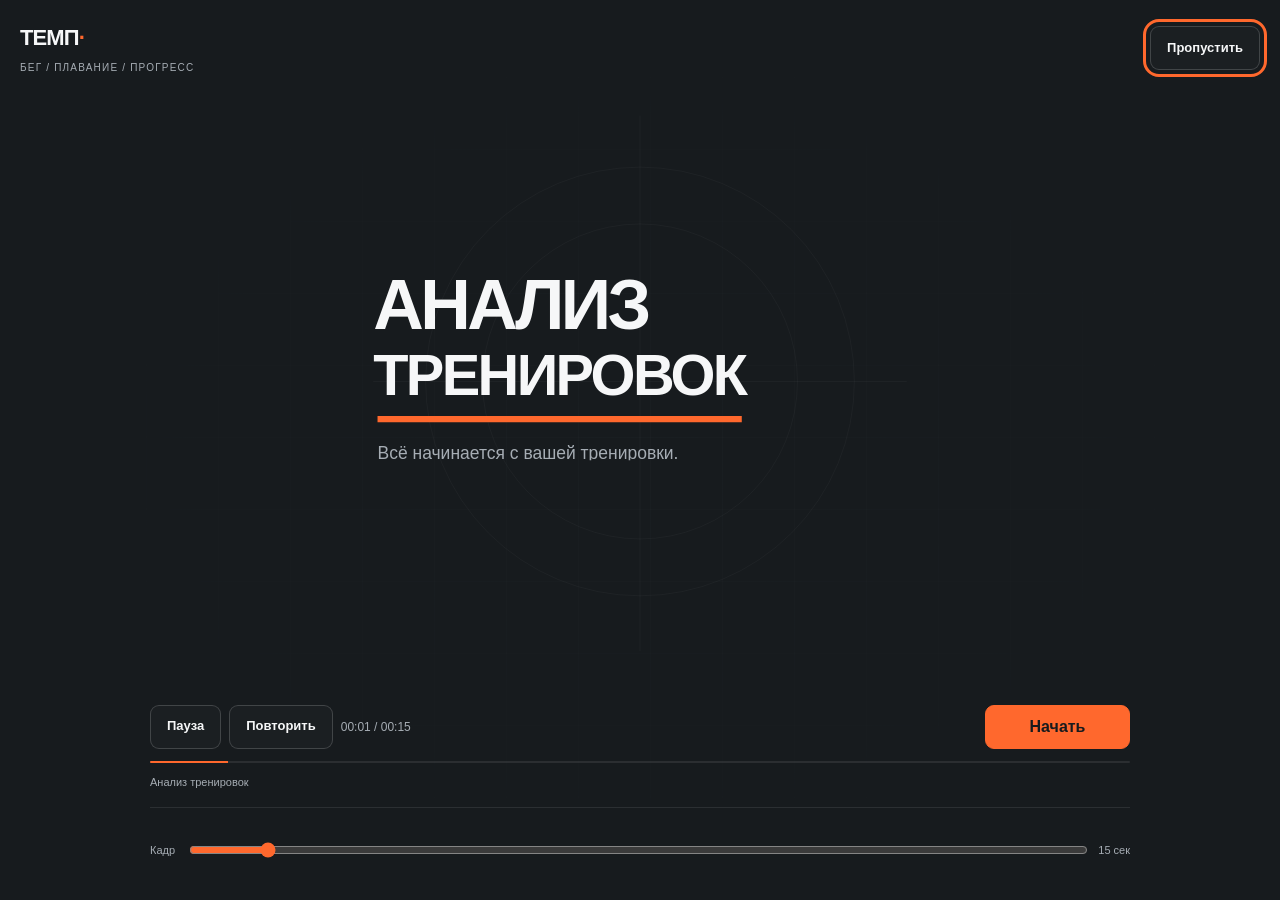
<file: welcome-preview.html>
<!doctype html>
<html lang="ru">
<head>
  <meta charset="utf-8">
  <meta name="viewport" content="width=device-width,initial-scale=1,viewport-fit=cover">
  <meta name="color-scheme" content="dark">
  <meta name="theme-color" content="#171b1e">
  <title>ТЕМП — приветствие, 15 секунд</title>
  <link rel="stylesheet" href="ui/welcome-motion.css?v=0fadc5ecd046">
  <style>
    *{box-sizing:border-box}body{margin:0;min-height:100vh;background:#171b1e;color:#f6f7f8;font:16px/1.6 Arial,sans-serif;display:grid;place-items:center;padding:24px}main{max-width:670px}h1{font:800 clamp(42px,9vw,84px)/1 Bahnschrift,Arial,sans-serif;letter-spacing:-.04em;margin:0 0 26px}p{color:#a6adb4}button,a{display:inline-flex;align-items:center;justify-content:center;min-height:44px;border:1px solid #ffffff30;border-radius:9px;background:#ff682d;color:#171b1e;text-decoration:none;padding:13px 20px;font:700 14px Arial,sans-serif;cursor:pointer}a{background:transparent;color:#f6f7f8}button:focus-visible,a:focus-visible,input:focus-visible{outline:3px solid #ff682d;outline-offset:5px}.buttons{display:flex;gap:12px;flex-wrap:wrap}label{display:flex;gap:10px;align-items:center;margin:24px 0}input{accent-color:#ff682d}.tag{color:#ff682d;text-transform:uppercase;font:600 12px Arial,sans-serif;letter-spacing:.15em}.timeline{list-style:none;margin:26px 0;padding:0;color:#a6adb4;font-size:13px}.timeline li{padding:7px 0;border-bottom:1px solid #ffffff12}.timeline time{display:inline-block;min-width:90px;color:#f6f7f8;font-variant-numeric:tabular-nums}.notice{font-size:12px;color:#8b949e}
  </style>
  <script src="ui/welcome-motion.js?v=295e2a676d53" defer></script>
</head>
<body>
  <main>
    <p class="tag">Motion preview / 15 сек</p>
    <h1 id="preview-heading" tabindex="-1">Ваш темп.<br>Ваш прогресс.</h1>
    <p id="preview-status" role="status">Бегун → геометрия → пловец → ТЕМП. Приветствие можно пропустить, поставить на паузу или посмотреть ещё раз.</p>
    <div class="buttons"><button id="open-welcome" type="button">Посмотреть приветствие</button><a href="product-concept.html">Открыть кабинет</a></div>
    <label><input id="reduced-mode" type="checkbox">Без движения — сразу финальный кадр</label>
    <ol class="timeline">
      <li><time>0–2.2 сек</time>Динамичная типографика «Анализ тренировок»</li>
      <li><time>2.2–4 сек</time>Бегун выходит из-за букв</li>
      <li><time>4–6.5 сек</time>Бегун выше; источник → анализ → рекомендации</li>
      <li><time>6.5–8.2 сек</time>Линии собираются в геометрическую фигуру</li>
      <li><time>8.2–10 сек</time>Из фигуры появляется пловец кролем</li>
      <li><time>10–12.7 сек</time>Пловец выше; дистанция → прогресс → общая история</li>
      <li><time>12.7–15 сек</time>Финальный кадр и «Начать»</li>
    </ol>
    <p class="notice">Локальное приветствие интерфейса. Подключение аккаунтов и консультационная модель этим экраном не запускаются. Ползунок «Кадр» присутствует только в этом просмотре.</p>
  </main>
  <script>
    window.addEventListener('DOMContentLoaded', () => {
      const reduce = document.querySelector('#reduced-mode');
      const status = document.querySelector('#preview-status');
      const heading = document.querySelector('#preview-heading');
      const openButton = document.querySelector('#open-welcome');
      reduce.checked = window.matchMedia('(prefers-reduced-motion: reduce)').matches;
      function showWelcome() {
        window.previewWelcome = window.TempoWelcome.open({
          previewControls: true,
          reducedMotion: reduce.checked,
          onStart() { status.textContent = 'Приветствие завершено. Кабинет доступен по кнопке «Открыть кабинет».'; heading.focus(); }
        });
      }
      openButton.addEventListener('click', showWelcome);
      showWelcome();
    });
  </script>
</body>
</html>
</file>
<file: ui/app.css>
@charset "UTF-8";
:root{--ink:#171b1e;--muted:#62686e;--accent:#ff682d;--surface:#fff;--canvas:#eef0f1;--line:#dfe3e5;--soft:#fff2eb;--error:#a62e22;--success:#176446;--radius:8px;--ease:cubic-bezier(.2,.8,.2,1)}
*{box-sizing:border-box}html{scroll-behavior:auto}body{margin:0;background:var(--canvas);color:var(--ink);font:15px/1.55 "Segoe UI",Arial,sans-serif}button,input,select,textarea{font:inherit;color:inherit}button,a,select,summary{-webkit-tap-highlight-color:transparent}button{cursor:pointer}button:disabled{cursor:wait;opacity:.7}a{color:inherit}button:focus-visible,a:focus-visible,select:focus-visible,textarea:focus-visible,summary:focus-visible{outline:3px solid var(--accent);outline-offset:4px}h1,h2,h3,p{margin:0}h1,h2,h3{line-height:1.12;letter-spacing:-.04em}h1{font-size:clamp(40px,4.2vw,68px);font-weight:750}h2{font-size:28px;font-weight:700}h3{font-size:21px;line-height:1.3}p{margin-top:12px}svg{display:block;width:24px;height:24px}button>span[data-icon],.state-symbol{display:inline-block}.accent{color:var(--accent)}.muted{color:var(--muted)}[hidden]{display:none!important}.sr-only{position:absolute;width:1px;height:1px;overflow:hidden;clip-path:inset(50%);white-space:nowrap}.skip-link{position:fixed;left:16px;top:-60px;background:var(--ink);color:#fff;padding:12px;z-index:100}.skip-link:focus{top:8px}.eyebrow,.mono,.unit-label,.report-index,.nav-caption{font:600 10px/1.4 "Consolas","Segoe UI",sans-serif;letter-spacing:.08em}.eyebrow{display:block;color:var(--muted);text-transform:uppercase;margin-bottom:12px}.unit-label{color:var(--muted);white-space:nowrap}.reviewbar{display:flex;gap:24px;justify-content:space-between;align-items:center;padding:10px 24px;background:var(--ink);color:#fff;font-size:11px}.reviewbar b{color:var(--accent);letter-spacing:.06em}.reviewbar a{text-decoration:none;color:#d6dbdf}.device-controls{display:flex;gap:4px}.device-controls button{border:1px solid #62686e;border-radius:4px;background:transparent;color:#fff;min-height:32px;padding:4px 12px;font-size:11px}.device-controls [aria-pressed="true"]{background:#fff;color:var(--ink);border-color:#fff}.app{max-width:1600px;background:var(--surface);margin:24px auto;border:1px solid var(--line)}.app-header{display:flex;align-items:center;gap:32px;padding:20px 32px;border-bottom:1px solid var(--line)}.brand{font:850 30px/1 "Bahnschrift","Arial Black",sans-serif;letter-spacing:-1.7px;text-decoration:none}.brand i{font-style:normal;color:var(--accent);margin-left:2px}.header-caption{font-size:9px;font-weight:650;letter-spacing:.16em;color:var(--muted)}.header-actions{display:flex;align-items:center;gap:24px;margin-left:auto}.demo-pill{font-size:11px;color:var(--muted)}.profile-button{display:flex;gap:12px;align-items:center;border:0;background:none;padding:0;min-height:44px;font-size:12px;font-weight:600}.avatar{width:36px;height:36px;border:1px solid var(--line);border-radius:50%;display:grid;place-items:center;background:var(--canvas)}.app-layout{display:grid;grid-template-columns:200px minmax(0,1fr)}.sidebar{border-right:1px solid var(--line);display:flex;flex-direction:column;gap:8px;padding:32px 16px}.nav-caption{font-size:9px;color:var(--muted);padding:0 12px 20px}.sidebar>button{display:flex;align-items:center;gap:12px;border:0;background:none;border-radius:6px;min-height:48px;text-align:left;padding:12px;font-size:12px;font-weight:650}.sidebar>button svg{width:18px;height:18px}.sidebar>button small{margin-left:auto;color:var(--muted);font-size:9px}.sidebar [aria-current="page"]{background:var(--ink);color:#fff}.sidebar [aria-current="page"] small{color:#acb3b8}.sidebar-bottom{margin-top:auto;padding:80px 12px 0}.sidebar-bottom .mono{color:var(--muted);font-size:9px}.sidebar-bottom p{font-size:16px;line-height:1.4;font-weight:650}.sidebar-bottom button{margin-top:24px;font-size:11px}.content{min-width:0;padding:40px 40px 48px;outline:none}.page-heading{display:flex;align-items:center;justify-content:space-between;gap:24px;margin-bottom:36px}.page-heading>div:first-child{min-width:0}.page-subtitle{font-size:13px;color:var(--muted);max-width:44ch;margin-top:16px}.heading-right{text-align:right;flex-shrink:0}.period-stamp{margin-bottom:20px}.period-stamp>span{display:block;font:600 10px "Consolas",sans-serif;letter-spacing:.12em;color:var(--muted)}.period-stamp strong{display:block;font:500 44px/1.25 "Bahnschrift","Segoe UI",sans-serif;letter-spacing:-2px}.button{display:inline-flex;align-items:center;justify-content:center;gap:16px;min-height:48px;padding:12px 16px;border-radius:5px;font-size:12px;line-height:1.5;font-weight:650;border:1px solid var(--line);text-decoration:none;background:#fff}.button>span:last-child:not([data-icon]){margin-left:auto}.button svg{width:18px;height:18px}.primary{background:var(--accent);color:var(--ink);border-color:var(--accent)}.secondary{background:#fff}.light{background:#fff;color:var(--ink);border-color:#fff}.text-button{background:none;border:0;padding:8px 0;min-height:40px;text-align:left;font-size:12px;font-weight:650;text-decoration:underline;text-underline-offset:5px}.icon-button{display:grid;place-items:center;width:44px;height:44px;padding:10px;border:1px solid var(--line);border-radius:50%;background:#fff;flex-shrink:0}.filter-bar{display:flex;justify-content:space-between;align-items:center;gap:20px;margin-bottom:24px;padding:16px 0;border-top:1px solid var(--line);border-bottom:1px solid var(--line)}.sport-selector{display:flex;align-items:center;gap:24px}.sport-tabs{position:relative;display:flex;gap:28px;padding-bottom:4px}.sport-tabs button{min-height:44px;border:0;background:none;padding:8px 0;font-size:13px;font-weight:650;color:var(--muted)}.sport-tabs [aria-pressed="true"]{color:var(--ink)}.sport-underline{position:absolute;bottom:0;height:3px;background:var(--accent);width:24px;left:0}.athlete-tile{border:0;background:var(--accent);color:#fff;display:grid;place-items:center;width:68px;height:48px;flex-shrink:0;border-radius:4px;overflow:hidden}.athlete-tile svg{width:64px;height:44px}.period-select{display:flex;align-items:center;gap:12px;font-size:11px}.period-select label{color:var(--muted)}select{border:1px solid var(--line);border-radius:5px;background:#fff;padding:10px 32px 10px 12px;min-height:44px;font-size:12px;max-width:100%}.metrics{display:grid;grid-template-columns:repeat(4,minmax(0,1fr));border-bottom:1px solid var(--line);padding:16px 0 32px;margin-bottom:32px}.metric{border-right:1px solid var(--line);padding:0 24px;min-width:0}.metric:first-child{padding-left:0}.metric:last-child{border:0;padding-right:0}.metric-label{font-size:11px;color:var(--muted);margin-bottom:12px}.metric-value{font:550 clamp(32px,3.4vw,52px)/1.15 "Bahnschrift","Segoe UI",sans-serif;letter-spacing:-1.5px;font-variant-numeric:tabular-nums;white-space:nowrap}.metric-value small{font:400 11px "Segoe UI",sans-serif;color:var(--muted);letter-spacing:0}.metric-note{font-size:10px;color:var(--muted);margin-top:12px}.overview-grid{display:grid;grid-template-columns:minmax(0,1.6fr) minmax(260px,1fr);gap:32px}.section-heading{display:flex;justify-content:space-between;align-items:start;gap:16px;margin-bottom:20px}.section-heading h2{font-size:24px}.section-heading .eyebrow{margin-bottom:8px}.section-heading .text-button{flex-shrink:0}.chart-panel{min-width:0;padding-top:8px}#week-chart{width:100%;height:auto;overflow:visible}.chart-legend{display:flex;gap:20px;font-size:10px;color:var(--muted);margin-top:12px}.chart-legend i{display:inline-block;width:9px;height:9px;margin-right:6px;border-radius:2px}.legend-run{background:var(--accent)}.legend-swim{background:var(--ink)}.legend-note{margin-left:auto}.chart-summary{font-size:11px;color:var(--muted);border-top:1px solid var(--line);padding-top:16px;margin-top:20px}.insight{position:relative;isolation:isolate;background:var(--ink);color:#fff;padding:32px;overflow:hidden;min-height:340px;border-radius:var(--radius)}.insight-content{position:relative;z-index:1}.insight .eyebrow{color:#c8cdd1}.insight h2{font-size:32px;line-height:1.2}.insight p{font-size:12px;color:#c8cdd1;max-width:34ch;margin-top:20px}.insight .button{width:100%;margin-top:24px}.insight-foot{display:block;font:500 8px "Consolas",sans-serif;color:#b6bfc5;margin-top:20px;letter-spacing:.05em}.track-pattern{position:absolute;width:320px;height:320px;right:-170px;top:-90px;border-radius:50%;background:repeating-radial-gradient(ellipse at center,transparent 0 13px,#ff682d33 14px 15px,transparent 16px 28px);z-index:0;will-change:transform;pointer-events:none}.insight-number{position:absolute;right:18px;bottom:35px;font:600 140px "Bahnschrift",sans-serif;color:#ffffff04;pointer-events:none}.recent-section{margin-top:44px}.activity-list{border-top:1px solid var(--line)}.activity{display:grid;grid-template-columns:44px minmax(0,1fr) 90px 70px 20px;gap:16px;align-items:center;width:100%;border:0;border-bottom:1px solid var(--line);background:#fff;padding:20px 0;text-align:left}.activity:hover{background:#f7f8f8}.sport-mark{width:40px;height:40px;display:grid;place-items:center;background:var(--soft);border-radius:5px;color:var(--ink);font-size:9px;font-weight:750}.sport-mark.swim{background:var(--canvas)}.activity-title{font-size:13px;font-weight:650}.activity-meta{font-size:10px;color:var(--muted);margin-top:4px;display:block}.activity-value{text-align:right;font:600 17px "Bahnschrift","Segoe UI",sans-serif;white-space:nowrap}.activity-value small{font:400 10px "Segoe UI",sans-serif;color:var(--muted)}.activity-arrow{text-align:right;font-size:20px;color:var(--muted)}.journal-header{display:grid;grid-template-columns:1fr 90px 70px 20px;gap:16px;font:500 9px "Consolas",sans-serif;color:var(--muted);padding:16px 0}.journal-header span:not(:first-child){text-align:right}.footnote{font-size:11px;color:var(--muted);margin-top:20px;max-width:80ch}.section-lead{font-size:17px;line-height:1.6;max-width:55ch;margin-bottom:32px;margin-top:0}.report-layout{display:grid;grid-template-columns:minmax(0,1.5fr) minmax(260px,1fr);gap:40px}.report-intro{padding-bottom:28px}.report-intro h2{font-size:30px;margin-top:16px}.report-intro>p{font-size:15px;line-height:1.7}.report-badge{display:inline-block;background:var(--canvas);padding:6px 10px;font-size:10px;border-radius:4px}.report-section{padding:28px 0;border-top:1px solid var(--line)}.report-index{display:block;color:var(--muted);margin-bottom:12px}.report-section p{font-size:13px;line-height:1.8;color:#474e54}.report-fact{padding:16px 20px;background:var(--soft);border-left:2px solid var(--accent);margin-top:20px;font-size:12px;line-height:1.7}.evidence-links{display:grid;gap:8px;margin-top:20px}.evidence-links .button{justify-content:space-between;text-align:left}.report-section .footnote{font-size:10px}details summary{cursor:pointer;display:flex;gap:16px;justify-content:space-between;align-items:center;list-style:none;font-size:12px;font-weight:650;min-height:44px}summary::-webkit-details-marker{display:none}details[open] summary>span{transform:rotate(45deg)}.report-section details{margin-top:20px}.question-panel{background:var(--canvas);padding:28px;height:fit-content;border-radius:var(--radius)}.question-panel h2{font-size:28px}.question-panel form{margin-top:28px}form label{display:block;font-size:12px;font-weight:650;margin-bottom:8px}textarea{width:100%;background:#fff;border:1px solid #c9ced2;border-radius:5px;padding:12px;min-height:136px;resize:vertical;font-size:13px;line-height:1.6}textarea[aria-invalid="true"]{border-color:var(--error)}.input-meta{display:flex;justify-content:space-between;gap:8px;font-size:9px;color:var(--muted);margin-top:8px}.field-error{font-size:11px;color:var(--error);margin:12px 0}.question-panel .primary{width:100%;margin-top:20px}.form-note{font-size:10px;color:var(--muted);line-height:1.6}.form-result{border:1px solid #abcbbc;background:#eaf4ee;color:var(--success);padding:12px 16px;margin-top:16px;font-size:12px;border-radius:5px}.saved-questions{border-top:1px solid #c9ced2;margin-top:28px;padding-top:20px}.saved-questions h3{font-size:13px;letter-spacing:0}.saved-questions p{font-size:12px;overflow-wrap:anywhere}.saved-questions small{display:block;color:var(--muted);font-size:9px;margin-top:12px}.book-row{display:grid;grid-template-columns:160px 1fr;gap:40px;align-items:center;border-top:1px solid var(--line);padding:32px 0}.book-row h2{font-size:28px}.book-row>div>p{font-size:13px}.book-cover{aspect-ratio:3/4;background:var(--ink);color:white;padding:20px;display:flex;flex-direction:column;justify-content:space-between}.book-cover strong{font:700 27px/1.05 "Bahnschrift",sans-serif;letter-spacing:-1px}.book-cover small{font:500 8px "Consolas",sans-serif;letter-spacing:.03em}.book-cover.issurin{background:var(--accent);color:var(--ink)}.book-meta{display:flex;gap:20px;margin:16px 0;color:var(--muted);font-size:11px}.source-intro{display:flex;align-items:center;gap:32px;margin-bottom:32px}.source-count{font:500 80px/1 "Bahnschrift",sans-serif;letter-spacing:-5px}.source-count small{font:400 16px "Segoe UI",sans-serif;letter-spacing:0;color:var(--muted)}.source-intro p{color:var(--muted);font-size:13px;max-width:48ch}.source-row{display:grid;grid-template-columns:52px 1fr auto;gap:24px;border-top:1px solid var(--line);padding:28px 0;align-items:center}.source-row h3{font-size:24px}.source-row p{font-size:12px;color:var(--muted);margin-top:8px}.source-mark{font:600 30px "Bahnschrift",sans-serif;color:var(--ink)}.source-mark svg{width:36px;height:36px}.source-status{display:block;color:var(--muted);font-size:10px;margin-top:12px}.state-panel{padding:60px 24px;text-align:center;background:#f8f9f9;border:1px solid var(--line)}.state-panel .state-symbol{margin-bottom:24px;color:var(--accent)}.state-symbol svg{width:36px;height:36px}.state-panel p{font-size:13px;color:var(--muted);margin-bottom:24px}.error-panel{background:var(--soft);border-color:#d4a99c}.loading-panel{padding:32px 0}.loading-panel p{font-size:12px;color:var(--muted);margin:0 0 24px}.skeleton-grid{display:grid;grid-template-columns:repeat(4,1fr);gap:24px}.skeleton-grid i,.skeleton-chart{background:#e7ebed;border-radius:5px}.skeleton-grid i{height:92px}.skeleton-chart{height:250px;margin-top:32px}.bottom-nav{display:none}.app-footer{display:flex;gap:20px;justify-content:space-between;align-items:center;border-top:1px solid var(--line);padding:16px 32px;font-size:9px;color:var(--muted)}.app-footer>span{font-weight:650;color:var(--ink);white-space:nowrap}.app-footer p{margin:0}.app-footer button{font-size:10px}.review-controls{max-width:1600px;margin:20px auto 40px;padding:0 24px;color:var(--muted);font-size:11px}.review-controls summary{font-size:11px}.review-control-grid{display:flex;gap:24px;margin-top:20px}.review-control-grid label{display:grid;gap:8px;min-width:0}.review-controls a{display:inline-block;margin-top:12px}.toast-stack{position:fixed;bottom:24px;right:24px;z-index:90;display:grid;gap:12px;max-width:380px}.toast{display:flex;gap:12px;align-items:start;background:var(--ink);color:#fff;border-radius:8px;padding:16px;box-shadow:0 8px 32px #171b1e20;font-size:12px;line-height:1.5}.toast.success>svg{color:#90d7ac}.toast.error>svg{color:#ffb39d}.toast>svg{flex-shrink:0;width:20px;height:20px}.toast p{margin:0;flex:1}.toast button{border:0;background:none;color:#fff;padding:4px;margin:-4px;min-width:32px;min-height:32px}.toast button svg{width:16px;height:16px}.detail-dialog{border:1px solid var(--line);border-radius:12px;background:#fff;color:var(--ink);width:min(620px,calc(100% - 32px));max-height:calc(100dvh - 40px);overflow:auto;padding:32px}.detail-dialog::backdrop{background:#11191dcc;backdrop-filter:blur(4px)}.dialog-heading{display:flex;gap:20px;justify-content:space-between;align-items:start;margin-bottom:24px}.dialog-heading h2{font-size:28px}.dialog-heading .eyebrow{margin-bottom:8px}.dialog-grid{display:grid;grid-template-columns:1fr 1fr;gap:24px;padding:24px 0;border-top:1px solid var(--line);border-bottom:1px solid var(--line);margin:20px 0}.dialog-grid strong{display:block;font:600 36px "Bahnschrift",sans-serif}.dialog-grid small{font-size:11px;color:var(--muted)}#dialog-content p{font-size:13px;line-height:1.8}#dialog-content a{display:inline-block;margin-top:20px}.setting-row{display:flex;align-items:center;gap:16px;padding:20px 0;border-top:1px solid var(--line);font-size:13px;cursor:pointer}.setting-row input{accent-color:var(--accent);width:20px;height:20px}.setting-row small{display:block;font-size:11px;color:var(--muted);margin-top:4px}.noscript{padding:24px;background:var(--soft)}
/* Explicit narrow previews and responsive layout share the same component rules. */
.app.phone{max-width:390px}.app.phone .app-layout{grid-template-columns:1fr}.app.phone .sidebar,.app.phone .header-caption,.app.phone .profile-label,.app.phone .demo-pill{display:none}.app.phone .app-header{padding:16px}.app.phone .content{padding:28px 16px 32px}.app.phone .page-heading{display:block;margin-bottom:24px}.app.phone h1{font-size:40px}.app.phone .heading-right{display:flex;align-items:center;justify-content:space-between;gap:12px;margin-top:24px;text-align:left}.app.phone .period-stamp{margin:0}.app.phone .period-stamp strong{font-size:26px;letter-spacing:-1px}.app.phone .period-stamp>span{font-size:8px}.app.phone .heading-right>.button{font-size:11px;padding:10px 12px;min-height:44px}.app.phone .filter-bar{display:block}.app.phone .sport-selector{justify-content:space-between;gap:12px}.app.phone .sport-tabs{gap:24px}.app.phone .period-select{margin-top:16px;justify-content:space-between}.app.phone .metrics{grid-template-columns:1fr 1fr;row-gap:24px;padding:8px 0 24px;margin-bottom:24px}.app.phone .metric{padding:0 12px}.app.phone .metric:nth-child(odd){padding-left:0}.app.phone .metric:nth-child(even){border:0}.app.phone .metric-value{font-size:38px}.app.phone .metric-note{font-size:9px}.app.phone .overview-grid,.app.phone .report-layout{grid-template-columns:1fr;gap:28px}.app.phone .insight{padding:28px;min-height:0}.app.phone .insight h2{font-size:30px}.app.phone .section-heading h2{font-size:21px}.app.phone .activity{grid-template-columns:36px minmax(0,1fr) 70px;gap:10px;padding:16px 0}.app.phone .activity-duration,.app.phone .activity-arrow{display:none}.app.phone .sport-mark{width:32px;height:36px}.app.phone .activity-title{font-size:12px}.app.phone .activity-value{font-size:16px}.app.phone .journal-header{grid-template-columns:1fr 70px}.app.phone .journal-header>span:nth-child(n+3){display:none}.app.phone .book-row{grid-template-columns:104px 1fr;gap:20px}.app.phone .book-cover{padding:12px}.app.phone .book-cover strong{font-size:21px}.app.phone .book-cover small{font-size:6px}.app.phone .book-row h2{font-size:22px}.app.phone .book-meta{display:block}.app.phone .book-meta span{display:block}.app.phone .source-intro{gap:20px}.app.phone .source-count{font-size:56px}.app.phone .source-intro h2{font-size:22px}.app.phone .source-row{grid-template-columns:40px 1fr;gap:16px}.app.phone .source-row>.button{grid-column:2;justify-self:start}.app.phone .source-row h3{font-size:22px}.app.phone .question-panel{padding:24px}.app.phone .bottom-nav{display:flex}.app.phone .app-footer{display:block;padding:16px}.app.phone .app-footer p{margin:8px 0}.bottom-nav{position:sticky;bottom:0;z-index:5;background:#ffffffed;backdrop-filter:blur(12px);border-top:1px solid var(--line);padding:8px 4px max(8px,env(safe-area-inset-bottom));gap:2px}.bottom-nav button{flex:1;display:flex;flex-direction:column;gap:6px;align-items:center;justify-content:center;min-height:52px;min-width:0;border:0;border-radius:5px;background:none;color:var(--muted);font-size:10px;font-weight:600;padding:6px 2px}.bottom-nav button svg{width:18px;height:18px}.bottom-nav [aria-current="page"]{background:var(--ink);color:#fff}
@media(max-width:1200px){.app{margin:16px}.app-layout{grid-template-columns:176px 1fr}.content{padding:32px 28px}.overview-grid,.report-layout{gap:24px}.metric{padding:0 16px}.metric-value{font-size:38px}.insight{padding:24px}.insight h2{font-size:28px}.header-caption{display:none}.page-heading h1{font-size:46px}.heading-right .button{font-size:11px}.source-row{gap:16px}.book-row{gap:28px}}
@media(max-width:1000px){.overview-grid,.report-layout{grid-template-columns:1fr}.insight{min-height:0}.insight-content{max-width:580px}.insight p{max-width:50ch}.insight .button{max-width:280px}.metrics{grid-template-columns:1fr 1fr;gap:24px 0}.metric:nth-child(odd){padding-left:0}.metric:nth-child(even){border:0}.source-row{grid-template-columns:44px 1fr}.source-row>.button{grid-column:2;justify-self:start}.filter-bar{align-items:start;flex-wrap:wrap}.heading-right .period-stamp{display:none}.page-heading{align-items:start}.sidebar{padding:24px 8px}.sidebar>button{gap:8px}.sidebar-bottom{padding:40px 8px 0}}
@media(max-width:760px){.reviewbar{padding:8px 16px;gap:12px;flex-wrap:wrap}.reviewbar>a{display:none}.app{margin:0;border-left:0;border-right:0}.app-layout{grid-template-columns:1fr}.sidebar,.header-caption,.profile-label,.demo-pill{display:none}.app-header{padding:16px}.content{padding:28px 16px 32px}.page-heading{display:block;margin-bottom:24px}.page-heading h1{font-size:40px}.page-subtitle{font-size:12px}.heading-right{display:flex;align-items:center;justify-content:space-between;gap:12px;margin-top:24px;text-align:left}.heading-right .period-stamp{display:block;margin:0}.period-stamp strong{font-size:26px;letter-spacing:-1px}.period-stamp>span{font-size:8px}.heading-right .button{padding:10px 12px;font-size:11px;min-height:44px}.filter-bar{display:block}.sport-selector{justify-content:space-between;gap:12px}.sport-tabs{gap:24px}.period-select{justify-content:space-between;margin-top:16px}.metrics{padding:8px 0 24px;margin-bottom:24px}.metric{padding:0 12px}.metric-value{font-size:38px}.metric-note{font-size:9px}.overview-grid,.report-layout{gap:28px}.insight{padding:28px}.insight h2{font-size:30px}.section-heading h2{font-size:21px}.activity{grid-template-columns:36px minmax(0,1fr) 70px;gap:10px;padding:16px 0}.activity-duration,.activity-arrow{display:none}.sport-mark{width:32px;height:36px}.activity-title{font-size:12px}.activity-value{font-size:16px}.journal-header{grid-template-columns:1fr 70px}.journal-header>span:nth-child(n+3){display:none}.book-row{grid-template-columns:104px 1fr;gap:20px}.book-cover{padding:12px}.book-cover strong{font-size:21px}.book-cover small{font-size:6px}.book-row h2{font-size:22px}.book-meta{display:block}.book-meta span{display:block}.source-intro{gap:20px}.source-count{font-size:56px}.source-intro h2{font-size:22px}.source-row{grid-template-columns:40px 1fr;gap:16px}.source-row h3{font-size:22px}.question-panel{padding:24px}.bottom-nav{display:flex}.app-footer{display:block;padding:16px}.app-footer p{margin:8px 0}.app.phone{margin:16px auto}.review-controls{padding:0 16px}.review-control-grid{flex-direction:column;gap:16px}.toast-stack{right:12px;left:12px;bottom:88px;max-width:none}.detail-dialog{padding:24px}.dialog-heading h2{font-size:24px}.unit-label{font-size:8px}.app.phone .period-stamp{display:block}}
/* Finite sport loops; only the decorative contours move. */
@keyframes run-swing{0%,100%{transform:rotate(-24deg)}50%{transform:rotate(28deg)}}
@keyframes run-bob{0%,100%{transform:translateY(0)}50%{transform:translateY(-2px)}}
@keyframes crawl{to{transform:rotate(-360deg)}}
@keyframes kick{0%,100%{transform:translateY(-1.5px)}50%{transform:translateY(2px)}}
@keyframes route{from{stroke-dashoffset:140}to{stroke-dashoffset:0}}
@keyframes signal-shift{0%,100%{transform:translateX(0) skewX(0)}35%{transform:translateX(2px) skewX(-2deg)}65%{transform:translateX(-1px) skewX(1deg)}}
.athlete-tile.playing .runner-body,.athlete-tile.playing .swimmer-body{animation:run-bob .6s 3}
.athlete-tile.playing .runner-arm,.athlete-tile.playing .runner-leg{animation:run-swing .6s 3;transform-box:view-box}.runner-arm{transform-origin:43px 24px}.runner-leg{transform-origin:39px 37px}.athlete-tile.playing .back{animation-direction:reverse}
.athlete-tile.playing .swim-arm.front{animation:crawl .6s 3;transform-box:view-box;transform-origin:58px 31px}
.athlete-tile.playing .swim-arm.rear{animation:run-swing .6s 3;transform-box:view-box;transform-origin:58px 31px}
.athlete-tile.playing .swim-leg{animation:kick .6s 3}.athlete-tile.playing .swim-leg.second{animation-direction:reverse}
.athlete-tile.playing .route-path{stroke-dasharray:140;animation:route 1.2s 1}
.athlete-tile.signal{animation:signal-shift .24s 1}.motion-off *, .motion-off *::before,.motion-off *::after{animation:none!important;transition:none!important}.motion-off .track-pattern{transform:none!important}
@media(prefers-reduced-motion:no-preference){button,a,select,summary{transition:background-color .16s,color .16s,transform .16s var(--ease)}button:active{transform:translateY(1px)}.sport-underline{transition:width .26s var(--ease),left .26s var(--ease)}}
@media(prefers-reduced-motion:reduce){*,*::before,*::after{animation:none!important;transition:none!important}.track-pattern{transform:none!important}}

/* Educational knowledge remains separate from measured history. */
.knowledge-panel{border-top:1px solid var(--line);border-bottom:1px solid var(--line);margin-top:40px;padding:28px 0}.knowledge-heading{display:flex;justify-content:space-between;align-items:center;gap:20px}.knowledge-heading h2{font-size:24px}.knowledge-level{display:flex;align-items:center;gap:16px;margin-top:20px;font-size:11px;color:var(--muted)}.knowledge-hint{font-size:12px;color:var(--muted)}#tip-card{margin-top:24px;padding:24px;background:var(--soft);border-left:3px solid var(--accent)}.tip-label{font:600 10px "Consolas",sans-serif;color:var(--muted);display:block;margin-bottom:12px}#tip-card h3{font-size:22px}#tip-card>p{font-size:13px;line-height:1.8;max-width:75ch}.tip-context{border-top:1px solid #edccc0;padding-top:16px;color:#535b61}.tip-source{display:flex;gap:20px;justify-content:space-between;margin-top:24px;padding-top:16px;border-top:1px solid #edccc0;font-size:10px;color:var(--muted)}#tip-card .footnote{font-size:10px}.app.phone .knowledge-heading{display:block}.app.phone .knowledge-heading>.button{margin-top:16px}.app.phone .knowledge-level{display:block}.app.phone .knowledge-level select{display:block;margin-top:8px}.app.phone .tip-source{display:block}.app.phone .tip-source a{display:inline-block;margin-top:12px}
@media(max-width:760px){.knowledge-heading{display:block}.knowledge-heading>.button{margin-top:16px}.knowledge-level{display:block}.knowledge-level select{display:block;margin-top:8px}.tip-source{display:block}.tip-source a{display:inline-block;margin-top:12px}#tip-card{padding:20px}}

#page-title:focus{outline:none}
.book-search-panel{padding:24px;background:var(--canvas);border:1px solid var(--line);margin:24px 0 36px}.book-search-panel h2{font-size:24px;margin-bottom:20px}.book-search-panel label{display:block;font-size:12px;margin:12px 0}.book-search-panel textarea{display:block;width:100%;padding:12px;border:1px solid var(--line);border-radius:5px;resize:vertical}.book-search-actions{display:flex;gap:16px;justify-content:space-between;align-items:end;flex-wrap:wrap}.book-search-actions select{display:block}.book-hit{border-left:3px solid var(--accent);padding:16px 20px;margin-top:20px;background:#fff}.book-hit p{font-size:13px;overflow-wrap:anywhere}.book-hit .source-label{font-size:11px;color:var(--muted)}.report-book{padding:20px 0;border-bottom:1px solid var(--line)}.report-book h4{font-size:17px;line-height:1.5;margin:0}.report-summary{font-size:17px;font-weight:600}.report-section p{line-height:1.8}.report h2{font-size:30px}.chart-panel h2{font-size:24px}.report-intro{margin-bottom:24px}#training-report{padding-bottom:12px}#report-evidence{margin-top:32px}#report-evidence .button{margin-top:16px}@media(max-width:680px){.book-search-panel{padding:16px}.report h2,.chart-panel h2{font-size:24px}.report h3{font-size:19px}.report-summary{font-size:15px}.book-hit{padding:14px}.book-search-actions{display:block}.book-search-actions .button{width:100%}}
/* Owner Garmin connection uses the existing product typography and controls. */
.garmin-connection{padding:28px;margin-bottom:24px;border:1px solid #dfe3e5;border-left:4px solid #ff682d;background:#fff;border-radius:12px}.garmin-connection h2{margin:0 0 12px}.garmin-connection p{max-width:70ch}.garmin-connection .button{margin:8px 0}.garmin-connection .footnote{margin-bottom:0}svg[hidden]{display:none!important}

/* Personal export: compact filters and readable report table. */
.sport-tabs{gap:18px;min-width:0;overflow-x:auto;scrollbar-width:thin}.sport-tabs button{flex-shrink:0;white-space:nowrap}.sport-selector{min-width:0}.csv-summary{width:100%;border-collapse:collapse;margin:20px 0;font-size:13px}.csv-summary th,.csv-summary td{text-align:left;padding:10px 6px;border-bottom:1px solid #dfe3e5}.csv-summary th{font-size:10px;text-transform:uppercase;letter-spacing:.04em}.csv-summary td:first-child{font-weight:600}@media(max-width:680px){.sport-selector{display:grid;grid-template-columns:minmax(0,1fr) 48px;gap:12px}.sport-tabs{gap:18px}.csv-summary{font-size:11px}.csv-summary td,.csv-summary th{padding:10px 4px}}
@media(max-width:680px){.sport-selector .athlete-tile{width:48px}.sport-selector .athlete-tile svg{width:44px}}
</file>
<file: ui/welcome-motion.css>
.tempo-welcome {
  --tw-accent: #ff682d;
  --tw-white: #f6f7f8;
  --tw-muted: #a6adb4;
  position: fixed;
  z-index: 1000;
  inset: 0;
  overflow-x: hidden;
  overflow-y: auto;
  display: grid;
  grid-template-rows: auto minmax(0, 1fr) auto;
  gap: 8px;
  background: #171b1e;
  color: var(--tw-white);
  padding: max(20px, env(safe-area-inset-top)) max(20px, env(safe-area-inset-right)) max(20px, env(safe-area-inset-bottom)) max(20px, env(safe-area-inset-left));
  font-family: Bahnschrift, "Arial Narrow", Arial, sans-serif;
  isolation: isolate;
}
.tempo-welcome *, .tempo-welcome *::before, .tempo-welcome *::after { box-sizing: border-box; }
.tempo-welcome__pattern {
  position: absolute;
  z-index: -1;
  inset: 0;
  opacity: .17;
  pointer-events: none;
  background-image: linear-gradient(#a8b3bf22 1px, transparent 1px), linear-gradient(90deg, #a8b3bf22 1px, transparent 1px);
  background-size: 72px 72px;
  mask-image: radial-gradient(ellipse at 50% 50%, #000 5%, transparent 74%);
  background-position: var(--tw-drift-x, 0px) var(--tw-drift-y, 0px);
}
.tempo-welcome__header, .tempo-welcome__footer, .tempo-welcome__controls { display: flex; align-items: center; gap: 12px; }
.tempo-welcome__header { justify-content: space-between; min-width: 0; }
.tempo-welcome__brand { font-size: 22px; font-weight: 800; letter-spacing: -.04em; }
.tempo-welcome__brand b { color: var(--tw-accent); }
.tempo-welcome__edition { display: block; margin-top: 5px; font-family: Arial, sans-serif; font-size: 10px; font-weight: 400; letter-spacing: .12em; color: var(--tw-muted); text-transform: uppercase; }
.tempo-welcome button {
  border: 1px solid #ffffff2b;
  border-radius: 9px;
  padding: 12px 16px;
  min-height: 44px;
  font: 600 13px/1.15 Arial, sans-serif;
  color: var(--tw-white);
  background: #ffffff05;
  cursor: pointer;
  transition: color 150ms ease, background-color 150ms ease, border-color 150ms ease, transform 150ms ease;
}
.tempo-welcome button:hover { background: #ffffff15; border-color: #ffffff65; }
.tempo-welcome button:active { transform: translateY(1px); }
.tempo-welcome button:focus-visible, .tempo-welcome input:focus-visible { outline: 3px solid var(--tw-accent); outline-offset: 4px; }
.tempo-welcome button:disabled { cursor: default; opacity: .45; transform: none; }
.tempo-welcome__skip { flex-shrink: 0; }
.tempo-welcome__stage { align-self: stretch; width: min(100%, 710px); height: 100%; max-height: 100%; min-height: 0; margin: 0 auto; display: grid; place-items: center; }
.tempo-welcome__art { display: block; width: 100%; height: 100%; min-height: 0; overflow: visible; }
.tempo-welcome__art .tw-athlete { fill: none; stroke: var(--tw-white); stroke-width: 10; stroke-linecap: round; stroke-linejoin: round; }
.tempo-welcome__art .tw-accent { stroke: var(--tw-accent); }
.tempo-welcome__art .tw-feature { font: 600 29px Arial, sans-serif; fill: var(--tw-white); letter-spacing: -.5px; }
.tempo-welcome__art .tw-feature-index { font: 500 15px Arial, sans-serif; fill: var(--tw-accent); letter-spacing: 2px; }
.tempo-welcome__art .tw-title { font: 800 80px Bahnschrift, "Arial Narrow", Arial, sans-serif; fill: var(--tw-white); letter-spacing: -4px; }
.tempo-welcome__art .tw-title-small { font-size: 66px; letter-spacing: -3px; }
.tempo-welcome__art .tw-caption { font: 500 20px Arial, sans-serif; fill: var(--tw-muted); }
.tempo-welcome__art .tw-final-word { font: 800 150px Bahnschrift, "Arial Narrow", Arial, sans-serif; fill: var(--tw-white); letter-spacing: -8px; }
.tempo-welcome__art .tw-final-caption { font: 500 29px Arial, sans-serif; fill: var(--tw-white); letter-spacing: -.5px; }
.tempo-welcome__art .tw-final-sports { font: 400 16px Arial, sans-serif; fill: var(--tw-muted); letter-spacing: 3px; }
.tempo-welcome__footer { width: min(100%, 980px); justify-self: center; flex-wrap: wrap; justify-content: space-between; }
.tempo-welcome__controls { flex-wrap: wrap; gap: 8px; }
.tempo-welcome__clock { min-width: 98px; color: var(--tw-muted); font: 500 12px Arial, sans-serif; font-variant-numeric: tabular-nums; }
.tempo-welcome button.tempo-welcome__start { border-color: var(--tw-accent); background: var(--tw-accent); color: #171b1e; min-width: 145px; font-size: 16px; font-weight: 700; }
.tempo-welcome button.tempo-welcome__start:hover { border-color: #ff8858; background: #ff8858; }
.tempo-welcome__progress { flex-basis: 100%; height: 2px; width: 100%; background: #ffffff16; border-radius: 1px; overflow: hidden; }
.tempo-welcome__progress span { height: 100%; display: block; width: 0; background: var(--tw-accent); }
.tempo-welcome__phase { min-height: 20px; flex-basis: 100%; margin: 0; color: var(--tw-muted); font: 400 11px/1.4 Arial, sans-serif; }
.tempo-welcome__preview { flex-basis: 100%; display: grid; grid-template-columns: auto minmax(0, 1fr) auto; gap: 12px; align-items: center; padding: 12px 0 0; border-top: 1px solid #ffffff17; color: var(--tw-muted); font: 11px Arial, sans-serif; }
.tempo-welcome__preview input { width: 100%; accent-color: var(--tw-accent); cursor: pointer; min-width: 0; }
.tempo-welcome__sr { position: absolute; width: 1px; height: 1px; padding: 0; margin: -1px; overflow: hidden; clip: rect(0,0,0,0); white-space: nowrap; border: 0; }
@media (max-width: 520px) {
  .tempo-welcome { padding: max(16px, env(safe-area-inset-top)) max(16px, env(safe-area-inset-right)) max(16px, env(safe-area-inset-bottom)) max(16px, env(safe-area-inset-left)); gap: 2px; }
  .tempo-welcome__brand { font-size: 20px; }
  .tempo-welcome__edition { font-size: 8px; }
  .tempo-welcome__skip { padding: 10px 12px !important; }
  .tempo-welcome__footer { gap: 12px; }
  .tempo-welcome__controls { gap: 6px; }
  .tempo-welcome button { padding: 11px 12px; font-size: 12px; }
  .tempo-welcome button.tempo-welcome__start { min-width: 110px; font-size: 14px; margin-left: auto; }
  .tempo-welcome__clock { min-width: 84px; font-size: 10px; }
}
@media (max-width: 350px) {
  .tempo-welcome__footer { display: grid; grid-template-columns: 1fr; }
  .tempo-welcome__controls { justify-content: space-between; }
  .tempo-welcome button.tempo-welcome__start { width: 100%; margin: 0; }
}
@media (max-height: 520px) and (min-width: 521px) {
  .tempo-welcome { padding-block: 12px; }
  .tempo-welcome__phase { display: none; }
}
@media (prefers-reduced-motion: reduce) {
  .tempo-welcome button { transition: none; }
}
</file>
<file: ui/onboarding.css>
.tempo-guide,.tempo-guide *{box-sizing:border-box}
.guide-quick{display:flex;align-items:center;gap:18px;padding:16px 0 22px;border-bottom:1px solid var(--line,#d7d9d7);margin-bottom:22px}.guide-quick p{flex:1;margin:0;font-size:13px;max-width:480px}.guide-quick .text-button{white-space:nowrap}.guide-quick[hidden]{display:none}.garmin-setup{margin:0 0 40px;padding:30px;background:#f0f1ec;border:1px solid #d8dbd3;border-radius:3px;scroll-margin-top:18px}.setup-heading{display:flex;align-items:flex-start;justify-content:space-between;gap:24px}.setup-heading h2{font-size:clamp(27px,3.5vw,43px);letter-spacing:-.055em;line-height:1.08;margin:10px 0 16px}.setup-lede{max-width:550px;font-size:14px;line-height:1.65;color:#525b58}.setup-steps{display:grid;grid-template-columns:repeat(3,minmax(0,1fr));gap:8px;margin:24px 0}.setup-step{display:flex;align-items:center;gap:12px;min-height:58px;border:1px solid #cbd0c9;background:transparent;padding:12px;text-align:left;font:inherit;font-size:13px;cursor:pointer}.setup-step[aria-current=step]{background:#202825;border-color:#202825;color:#fff}.setup-step:disabled{opacity:.6;cursor:wait}.setup-number{font-size:11px;opacity:.65;letter-spacing:.05em}.setup-panel{min-height:230px;max-width:740px}.setup-panel h3,.setup-result h3{font-size:26px;letter-spacing:-.04em;margin:12px 0}.setup-panel>p,.setup-result>p{font-size:14px;line-height:1.7;max-width:650px}.setup-actions{display:flex;flex-wrap:wrap;gap:12px;margin:24px 0 18px}.setup-note,.setup-source{font-size:12px!important;line-height:1.7;color:#626c65}.setup-source{margin:26px 0 0}.setup-source a{color:inherit;text-underline-offset:3px}.setup-panel>.text-button{margin-top:16px;text-align:left}.upload-picker{position:relative;display:flex;flex-direction:column;gap:12px;border:1px dashed #9ba69c;padding:22px;margin:22px 0;font-size:16px;font-weight:650;max-width:600px}.upload-picker:focus-within{outline:2px solid #e46032;outline-offset:3px}.upload-picker input{font:inherit;font-size:12px;max-width:100%;min-width:0;color:#414b43}.upload-picker input::file-selector-button{padding:9px 12px;margin-right:10px;border:0;background:#202825;color:#fff;font:inherit;cursor:pointer}.setup-result{margin-top:22px;padding:24px;border-left:3px solid #497359;background:#e2e9df}.setup-result[hidden]{display:none}.setup-result.is-error{border-color:#ae4b34;background:#f1dfd8}.setup-result .button{margin-top:14px}.tempo-guide{position:fixed;inset:0;margin:0;padding:0;width:100%;max-width:none;height:100dvh;max-height:none;border:0;background:transparent;overflow:hidden;color:#fff}.tempo-guide::backdrop{background:transparent}.tour-focus{position:fixed;z-index:0;pointer-events:none;border:2px solid #ed8b5a;border-radius:9px;box-shadow:0 0 0 9999px rgba(8,15,12,.78);transition:left .18s,top .18s,width .18s,height .18s}.tour-card{position:fixed;z-index:1;width:420px;max-width:calc(100vw - 32px);padding:26px;background:#202925;border:1px solid #5a665e;border-radius:4px;box-shadow:0 24px 80px #0005;max-height:calc(100dvh - 32px);overflow:auto}.tour-top{display:flex;justify-content:space-between;align-items:center;gap:16px;margin-bottom:27px}.tour-counter{font-size:11px;letter-spacing:.14em;color:#b6c4b8}.tour-card .text-button{color:#c5d0c6;font-size:12px}.tour-card h2{font-size:34px;line-height:1.1;letter-spacing:-.05em;font-weight:600;margin:0 0 17px;outline:none}.tour-card p{font-size:14px;line-height:1.75;color:#d7dfd7;margin:0 0 20px}.tour-card .tour-context{font-size:11px;line-height:1.6;color:#9cad9d}.tour-actions{display:flex;gap:10px;align-items:center;margin-top:24px}.tour-actions .button{font-size:12px;min-height:46px;padding:12px 14px}.tour-actions .primary{flex:1;background:#e88250;color:#151e18;border-color:#e88250}.tour-actions .secondary{color:#d1dace;border:1px solid #677469;background:transparent}.tour-dots{display:flex;gap:6px;margin-top:24px}.tour-dot{height:3px;flex:1;background:#506053}.tour-dot.active{background:#e88250}.tour-card button:focus-visible{outline:2px solid #fff;outline-offset:4px}.tour-card button:disabled{opacity:.35;cursor:default}
@media(max-width:680px){.guide-quick{flex-wrap:wrap;gap:12px}.guide-quick p{flex-basis:100%;max-width:none}.guide-quick .button{font-size:12px}.garmin-setup{padding:18px 14px;margin-bottom:26px}.setup-heading{display:block}.setup-heading>.button{margin:8px 0;font-size:12px}.setup-steps{gap:5px;margin:20px 0}.setup-step{display:flex;flex-direction:column;align-items:flex-start;gap:6px;padding:10px 8px;font-size:11px;min-height:65px}.setup-panel{min-height:0}.setup-panel h3{font-size:24px}.setup-actions{gap:10px;flex-direction:column;align-items:stretch}.setup-actions .button{font-size:12px;justify-content:center}.setup-result{padding:18px 14px}.upload-picker{padding:15px 12px;font-size:14px}.tour-card{bottom:max(12px,env(safe-area-inset-bottom));width:calc(100% - 24px);max-width:none;padding:22px;max-height:calc(100dvh - 120px)}.tour-card h2{font-size:29px}.tour-top{margin-bottom:20px}.tour-card p{font-size:13px;line-height:1.65}.tour-actions .button{padding:11px 12px;font-size:11px}.tour-dots{margin-top:20px}}
@media(prefers-reduced-motion:reduce){.tour-focus{transition:none}}
.motion-off .tour-focus{transition:none}
</file>
<file: ui/insights.css>
.training-insights,.training-insights *,.insight-dialog,.insight-dialog *{box-sizing:border-box}
.training-insights{margin:36px 0 48px;--insight-line:#cdd3ca}
.training-insights .insights-title{font-size:clamp(25px,2.7vw,37px);font-weight:600;letter-spacing:-.055em;line-height:1.13;margin:12px 0 16px}
.training-insights .insights-lede{font-size:14px;line-height:1.75;color:#556057;max-width:64ch;margin:0 0 26px}
.insight-matrix{display:grid;grid-template-columns:repeat(2,minmax(0,1fr));gap:1px;border:1px solid var(--insight-line);background:var(--insight-line);border-radius:4px;overflow:hidden}
.insight-quadrant{padding:23px 22px 8px;min-width:0;background:#f4f5ee}
.insight-quadrant.opportunities{background:#f8ede3}
.insight-quadrant.attention{background:#fbfcfa}
.insight-quadrant.reinforce{background:#e6ebe3}
.quadrant-heading{display:flex;gap:12px;align-items:baseline}
.quadrant-heading h4{font-size:23px;font-weight:600;letter-spacing:-.045em;line-height:1.2;margin:0}
.quadrant-number{font-size:10px;font-variant-numeric:tabular-nums;color:#687668;letter-spacing:.08em}
.quadrant-caption{font-size:11px!important;line-height:1.6!important;color:#667267;margin:8px 0 22px!important}
.insight-trigger{display:flex;flex-direction:column;align-items:flex-start;gap:9px;text-align:left;cursor:pointer;background:transparent;border:0;border-top:1px solid #aeb9ac90;width:100%;padding:17px 0 18px;color:#202a24;font:inherit;transition:background-color .15s,transform .15s}
.insight-trigger:hover{transform:translateX(3px)}
.insight-trigger strong{font-size:14px;line-height:1.4;font-weight:650}
.insight-trigger-fact{font-size:12px;line-height:1.6;color:#535f55;display:-webkit-box;-webkit-line-clamp:2;-webkit-box-orient:vertical;overflow:hidden}
.insight-trigger-more{font-size:10px;letter-spacing:.015em;color:#667365;margin-top:2px}
.insight-trigger:hover .insight-trigger-more{color:#a84b28}
.training-insights .insight-caption{font-size:11px;line-height:1.8;color:#687269;margin:16px 0}
.insight-advice{margin:44px 0 0}
.insight-advice-grid{display:grid;grid-template-columns:repeat(2,minmax(0,1fr));gap:14px;margin-top:24px}
.insight-recommendation{display:flex;flex-direction:column;align-items:flex-start;min-width:0;padding:24px 22px;border:1px solid #d8dcd3;background:#fff}
.insight-rec-index{font-size:9px;line-height:1.7;text-transform:uppercase;letter-spacing:.05em;color:#768171}
.insight-recommendation h4{font-size:22px;font-weight:600;line-height:1.2;letter-spacing:-.045em;margin:17px 0 15px}
.insight-recommendation>p{font-size:12px;line-height:1.8;color:#566056;margin:0 0 22px}
.insight-recommendation>.text-button{margin-top:auto;text-align:left;font-size:11px;min-height:44px}
.insight-dialog{position:fixed;inset:0;margin:auto;width:min(740px,calc(100% - 32px));max-width:none;max-height:calc(100dvh - 32px);padding:32px;border:1px solid #ccd2c7;border-radius:5px;background:#f9faf6;color:#202b24;overflow:auto;overscroll-behavior:contain;box-shadow:0 32px 96px #07130d44}
.insight-dialog::backdrop{background:#09170fbb;backdrop-filter:blur(4px)}
.insight-dialog[open]{animation:insight-enter .22s cubic-bezier(.2,.7,.2,1) both}
.insight-dialog.is-closing{animation:insight-leave .14s ease both;pointer-events:none}
.insight-dialog-header{display:flex;gap:20px;justify-content:space-between;align-items:flex-start;margin-bottom:30px}
.insight-dialog-header h2{font-size:35px;letter-spacing:-.055em;font-weight:600;line-height:1.1;margin:12px 0 0;outline:none}
.insight-dialog .eyebrow{font-size:10px;letter-spacing:.07em;color:#63735f}
.insight-dismiss{flex:none;border:0;background:none;font:inherit;font-size:12px;text-decoration:underline;text-underline-offset:4px;min-height:44px;padding:0 3px;color:#54624f;cursor:pointer}
.insight-detail{padding:23px 0;border-top:1px solid #d5dccf}
.insight-detail h3{font-size:11px;text-transform:uppercase;letter-spacing:.06em;font-weight:650;color:#66735f;margin:0 0 13px}
.insight-detail>p,.insight-source>p{font-size:14px;line-height:1.85;margin:0}
.insight-fact{background:#e8eee1;border:0;padding:22px;margin-bottom:4px}
.insight-fact>p{font-size:17px;line-height:1.6}
.insight-source{margin:0 0 20px;padding:18px 18px 20px;background:#fff;border-left:2px solid #d6a47f}
.insight-source h4{font-size:14px;line-height:1.6;font-weight:650;margin:0 0 8px}
.insight-source .insight-source-location{font-size:10px;color:#73806e;letter-spacing:.02em;margin:0 0 12px}
.insight-source>a{font-size:12px;display:inline-block;min-height:44px;padding-top:15px}
.insight-dialog .insight-caption{font-size:11px;line-height:1.8;color:#75806e}
.insight-next{padding:24px;background:#202c23;color:#edf0e8;margin:0 0 24px;border:0}
.insight-next h3{color:#c0ceb7}
.insight-dialog>.button{min-height:46px;font-size:12px;text-align:left;white-space:normal}
.insight-trigger:focus-visible,.insight-dismiss:focus-visible,.insight-dialog a:focus-visible,.insight-recommendation button:focus-visible{outline:2px solid #ce6c3b;outline-offset:4px}
@keyframes insight-enter{from{opacity:0;transform:translateY(12px) scale(.985)}to{opacity:1;transform:none}}
@keyframes insight-leave{from{opacity:1;transform:none}to{opacity:0;transform:translateY(6px)}}
@media(max-width:680px){
 .training-insights{margin:28px 0 40px}
 .training-insights .insights-title{font-size:29px}
 .training-insights .insights-lede{font-size:13px}
 .insight-matrix{grid-template-columns:minmax(0,1fr)}
 .insight-quadrant{padding:22px 19px 6px}
 .quadrant-heading h4{font-size:26px}
 .insight-trigger strong{font-size:15px}
 .insight-trigger-fact{font-size:13px}
 .insight-advice-grid{grid-template-columns:minmax(0,1fr);gap:12px}
 .insight-advice{margin-top:32px}
 .insight-recommendation{padding:22px 19px}
 .insight-recommendation h4{font-size:25px}
 .insight-recommendation>p{font-size:13px}
 .insight-dialog{width:calc(100% - 24px);max-height:calc(100dvh - 24px);padding:22px 17px}
 .insight-dialog-header{display:block;position:relative;padding-top:37px;margin-bottom:24px}
 .insight-dismiss{position:absolute;right:0;top:-6px}
 .insight-dialog-header h2{font-size:30px}
 .insight-fact{padding:17px 15px}
 .insight-fact>p{font-size:16px}
 .insight-source{padding:17px 14px}
 .insight-detail>p,.insight-source>p{font-size:13px}
 .insight-next{padding:20px 16px}
 .insight-dialog>.button{width:100%;justify-content:center}
}
@media(prefers-reduced-motion:reduce){.insight-dialog[open],.insight-dialog.is-closing{animation:none}.insight-trigger{transition:none}.insight-trigger:hover{transform:none}}
.motion-off .insight-dialog[open],.motion-off .insight-dialog.is-closing{animation:none}
.motion-off .insight-trigger{transition:none}
.motion-off .insight-trigger:hover{transform:none}
</file>
<file: ui/books.css>
.library-pdf-shortcut{display:block;margin:-10px 0 28px;font-size:13px;min-height:44px;text-align:left}
.book-originals-heading{font-size:28px;line-height:1.15;letter-spacing:-.04em;margin:38px 0 24px}
.book-list{scroll-margin-top:24px}
.book-pdf{padding-top:20px;margin-top:20px;border-top:1px solid var(--line)}
.book-pdf-status{font-size:12px;line-height:1.8;color:var(--muted);max-width:48ch;margin:0 0 13px;overflow-wrap:anywhere}
.book-pdf .button{font-size:12px;min-height:46px;white-space:normal;text-align:left}
.book-pdf .button[aria-busy=true]{cursor:wait}
.book-pdf .button:disabled{opacity:.55;cursor:default}
.book-additions{margin:44px 0 12px;padding:30px;background:#f1f3ee;border:1px solid #d8ded2;min-width:0}
.book-additions h2{font-size:29px;line-height:1.2;letter-spacing:-.04em;margin:12px 0 18px}
.book-additions>p:not(.eyebrow){font-size:13px;line-height:1.85;color:#5c6858;max-width:70ch}
.book-addition{padding:20px 0 0;margin:20px 0 0;border-top:1px solid #d5dcd0}
.book-addition>a{font-size:14px;font-weight:600;line-height:1.7;color:inherit;text-underline-offset:4px;overflow-wrap:anywhere;display:inline-block;min-height:44px}
.book-addition>p{font-size:11px;color:#6e7b68;margin:8px 0 0}
.insight-source .insight-source-kind{font-size:9px;line-height:1.65;color:#7a644e;letter-spacing:.055em;margin:0 0 12px}
@media(max-width:680px){.book-pdf .button{padding:11px 13px;max-width:100%}.book-additions{padding:23px 18px}.book-additions h2{font-size:27px}.book-originals-heading{font-size:27px}.book-row{display:block!important}.book-row .book-cover{display:none}.book-row h2{overflow-wrap:anywhere}.book-pdf-status{font-size:12px;max-width:100%}}
</file>
<file: ui/run-roadmap.css>
.report-layout>.report{min-width:0}
.run-roadmap{margin:30px 0;border:1px solid #c7cec2;border-radius:18px;background:#f4f6ef;color:#263125;overflow:hidden;max-width:100%;min-width:0}
.run-roadmap[open]>.roadmap-summary>span,.run-roadmap>.roadmap-summary>span{transform:none}
.roadmap-summary{list-style:none;cursor:pointer;padding:25px;display:flex;justify-content:space-between;gap:16px;align-items:center;background:#e8eddf}
.roadmap-summary::-webkit-details-marker{display:none}
.roadmap-summary .eyebrow{display:block;margin-bottom:8px;color:#4f6146}
.roadmap-title{display:block;font-size:clamp(22px,2.3vw,32px);font-weight:750;letter-spacing:-.045em;line-height:1.15}
.roadmap-subtitle{display:block;margin-top:9px;font-size:12px;color:#53624f}
.roadmap-disclose{flex-shrink:0;font-size:11px;border:1px solid #acb8a0;border-radius:30px;padding:10px 13px}
.run-roadmap[open] .roadmap-disclose{font-size:0}
.run-roadmap[open] .roadmap-disclose::after{content:'Свернуть ↑';font-size:11px}
.roadmap-body{padding:25px}
.roadmap-lede{font-size:15px;line-height:1.6;max-width:65ch;margin:0 0 22px}
.roadmap-metrics{display:grid;grid-template-columns:repeat(3,minmax(0,1fr));gap:10px}
.roadmap-metric{padding:17px 14px;background:#fff;border:1px solid #d6ddcf;border-radius:12px;display:flex;flex-direction:column;min-width:0}
.roadmap-metric .eyebrow{font-size:9px;letter-spacing:.08em;line-height:1.6;min-height:30px;color:#5b6c51}
.roadmap-value{font-size:clamp(19px,2.1vw,29px);letter-spacing:-.05em;line-height:1.2;margin:9px 0}
.roadmap-metric[data-metric=vo2] .roadmap-value{font-size:39px;color:#294723}
.roadmap-unit{font-size:10px;line-height:1.5;min-height:30px;color:#596455}
.roadmap-status{font-size:10px;font-weight:650;line-height:1.6;border-top:1px solid #e1e5db;padding-top:10px;margin:10px 0}
.roadmap-metric>p:not(.eyebrow):not(.roadmap-status){font-size:11px;line-height:1.65;margin:0 0 15px}
.roadmap-metric .text-button{font-size:10px;margin-top:auto;text-align:left;min-height:44px;color:#334e2b}
.roadmap-context,.roadmap-caption{font-size:11px;line-height:1.75;color:#5c6856;margin:16px 0}
.roadmap-modes{display:flex;flex-wrap:wrap;gap:6px;border-top:1px solid #d6ddcf;padding-top:23px;margin:23px 0 16px}
.roadmap-mode{font:inherit;font-size:12px;cursor:pointer;padding:11px 16px;min-height:44px;border-radius:24px;border:1px solid #b5c1aa;background:transparent;color:#334e2b}
.roadmap-mode[aria-pressed=true]{background:#283d25;color:#fff;border-color:#283d25}
.roadmap-phase-nav{display:grid;grid-template-columns:repeat(4,minmax(0,1fr));gap:5px;margin-bottom:18px}
.roadmap-phase{font:inherit;font-size:10px;text-align:left;min-height:65px;line-height:1.7;border:1px solid #cad3c1;background:#fff;border-radius:9px;padding:11px;cursor:pointer;color:#475642}
.roadmap-phase[aria-pressed=true]{border-color:#617b4e;box-shadow:inset 0 -3px #617b4e;color:#243b20;font-weight:700;background:#edf2e5}
.roadmap-detail{border:1px solid #d4ddcd;border-radius:12px;background:#fff;padding:22px}
.roadmap-detail>.eyebrow{font-size:10px;color:#697b5c}
.roadmap-detail h4,.roadmap-forecast h4{font-size:23px;line-height:1.25;letter-spacing:-.04em;margin:10px 0}
.roadmap-goal{font-size:13px;line-height:1.65;margin:10px 0 20px}
.roadmap-detail section{margin-top:18px}
.roadmap-detail h5{font-size:10px;text-transform:uppercase;letter-spacing:.09em;color:#596c4e;margin:0 0 7px}
.roadmap-detail section p{font-size:12px;line-height:1.85;margin:0}
.roadmap-detail .text-button{font-size:11px;min-height:44px;margin-top:16px;text-align:left;color:#334e2b}
.roadmap-rule{font-size:11px;line-height:1.8;border-left:3px solid #7e936b;padding:4px 0 4px 14px;margin:23px 0;color:#4f6045}
.roadmap-table-scroll{width:100%;max-width:100%;min-width:0;overflow:auto;margin:0 0 18px;border:1px solid #c8d2be;border-radius:10px;background:white;overscroll-behavior-x:contain}
.roadmap-table{min-width:600px;width:100%;border-collapse:collapse;table-layout:fixed;font-size:9px;text-align:center}
.roadmap-table th,.roadmap-table td{border:1px solid #e0e6d9;padding:10px 5px;line-height:1.5}
.roadmap-table th:first-child{width:100px;text-align:left;padding-left:12px;background:#f0f3eb;position:sticky;left:0;z-index:1}
.roadmap-week{font:inherit;font-weight:700;font-size:12px;min-width:44px;min-height:44px;background:#f0f3eb;border:1px solid transparent;border-radius:50%;cursor:pointer;color:#475642}
.roadmap-week[aria-pressed=true]{background:#304929;color:white}
.roadmap-cell-accent{background:#e1ead1;color:#294522;font-weight:750}
.roadmap-cell-easy{background:#edf4f2;color:#4e6a64}
.roadmap-table .roadmap-selected{box-shadow:inset 2px 0 #6b8556,inset -2px 0 #6b8556}
.roadmap-forecast{margin-top:28px;border-top:1px solid #cbd4c2;padding-top:24px}
.roadmap-forecast>p:not(.eyebrow){font-size:12px;line-height:1.8}
.roadmap-race-form{display:grid;grid-template-columns:1fr 1fr;gap:14px;margin:20px 0}
.roadmap-field{display:flex;flex-direction:column;gap:7px;font-size:11px;font-weight:650;min-width:0}
.roadmap-field:first-child{grid-column:1/-1}
.roadmap-field input,.roadmap-field select{min-width:0;width:100%;max-width:100%;min-height:44px;background:#fff;color:#263125;border:1px solid #b7c5ac;border-radius:7px;padding:10px;font:inherit;font-size:12px;box-sizing:border-box}
.roadmap-confirm{grid-column:1/-1;display:flex;align-items:flex-start;gap:10px;font-size:11px;line-height:1.8;cursor:pointer}
.roadmap-confirm input{margin-top:3px;min-width:20px;min-height:20px;accent-color:#3a5b2b}
.roadmap-race-form>.button{justify-self:start;grid-column:1/-1;min-height:44px}
.roadmap-race-output{border-radius:10px;background:#e7eddf;padding:18px;font-size:12px;line-height:1.8}
.roadmap-race-output p{margin:6px 0}
.roadmap-race-output.has-result{background:#dce8d0;border:1px solid #b9cda8}
.roadmap-race-time{display:block;font-size:54px;letter-spacing:-.06em;line-height:1.2;font-variant-numeric:tabular-nums}
.roadmap-forecast>.text-button{font-size:11px;min-height:44px;text-align:left;color:#334e2b}
.roadmap-summary:focus-visible,.run-roadmap button:focus-visible,.roadmap-table-scroll:focus-visible,.roadmap-field input:focus-visible,.roadmap-field select:focus-visible{outline:3px solid #638a46;outline-offset:3px}
.run-roadmap[open]>.roadmap-body{animation:roadmap-enter 180ms ease-out both}
@keyframes roadmap-enter{from{opacity:.3;transform:translateY(6px)}to{opacity:1;transform:none}}
.motion-off .roadmap-body{animation:none!important}
@media(prefers-reduced-motion:reduce){.run-roadmap[open]>.roadmap-body{animation:none}}
@media(max-width:1050px){.roadmap-metrics{grid-template-columns:1fr}.roadmap-metric{display:block}.roadmap-metric .eyebrow,.roadmap-unit{min-height:0}.roadmap-value{display:block}.roadmap-phase-nav{grid-template-columns:1fr 1fr}}
@media(max-width:600px){.roadmap-summary{padding:19px 15px;gap:8px}.roadmap-title{font-size:24px}.roadmap-disclose{padding:8px;font-size:9px}.run-roadmap[open] .roadmap-disclose::after{font-size:9px}.roadmap-body{padding:16px 12px}.roadmap-detail{padding:17px 13px}.roadmap-race-form{grid-template-columns:1fr}.roadmap-mode{font-size:11px;padding:10px 12px}.roadmap-table th:first-child{position:sticky;left:0;z-index:1}.roadmap-race-time{font-size:45px}}
</file>
<file: ui/public.css>
.device-controls,.review-controls{display:none!important}.reviewbar{position:relative;padding:8px 16px;gap:12px;flex-wrap:wrap}.reviewbar>a{display:block!important;white-space:nowrap}button:disabled{cursor:not-allowed;opacity:.6}
</file>
<file: ui/studio.css>
@font-face{font-family:Manrope;src:url('../assets/Manrope.ttf') format('truetype');font-weight:200 800;font-display:swap}
:root{--ink:#171b1e;--muted:#667077;--orange:#ee5928;--paper:#f5f4f0;--line:#dbdcd8;--ease:cubic-bezier(.2,.8,.2,1)}*{box-sizing:border-box}[hidden]{display:none!important}body{margin:0;background:var(--paper);color:var(--ink);font-family:Manrope,Arial,sans-serif;font-size:15px;line-height:1.65}button,input,select,textarea{font:inherit}button,a,input,select,textarea{-webkit-tap-highlight-color:transparent}button{cursor:pointer}a{color:inherit}button:disabled{cursor:wait;opacity:.6}a,button,input,select,textarea{outline-offset:5px}:focus-visible{outline:2px solid var(--orange)}.topbar{height:88px;display:flex;align-items:center;gap:30px;padding:0 max(32px,calc((100vw - 1280px)/2));border-bottom:1px solid var(--line)}.brand{font-size:29px;font-weight:800;letter-spacing:-2px;text-decoration:none}.brand span{color:var(--orange)}.back{font-size:13px;text-decoration:none}.connection{margin-left:auto;display:flex;align-items:center;gap:8px;font-size:12px;color:var(--muted)}.connection:before{content:'';width:7px;height:7px;border-radius:50%;background:#98a2a7}.connection.online:before{background:#328557}main{max-width:1280px;margin:auto;padding:0 32px}.intro{display:flex;justify-content:space-between;align-items:center;padding:60px 0 46px}.eyebrow{font-size:11px;text-transform:uppercase;letter-spacing:1.8px;font-weight:700;color:var(--muted);margin:0 0 14px}h1{font-size:clamp(48px,5.3vw,76px);line-height:1.05;letter-spacing:-4px;font-weight:800;margin:0 0 25px}h1 span{color:var(--orange)}.lede{font-size:17px;color:var(--muted);margin:0;line-height:1.8}.intro-mark{background:var(--ink);width:250px;height:200px;display:grid;place-items:center;transform:rotate(-4deg);border-radius:4px}.intro-mark svg{width:175px;fill:none;stroke:var(--orange);stroke-width:3.5;stroke-linecap:round;stroke-linejoin:round}.login-panel{background:#e9e8e2;display:flex;align-items:center;justify-content:space-between;gap:28px;padding:24px 28px;margin-bottom:30px;border-left:3px solid var(--orange)}.login-panel strong{font-size:15px}.login-panel p{font-size:12px;color:var(--muted);margin:4px 0 0}.login-panel form{display:flex;gap:10px}.login-panel input{max-width:240px}.tabs{display:flex;gap:42px;border-bottom:1px solid var(--line);margin-bottom:46px}.tabs button{border:0;background:transparent;color:var(--muted);padding:0 0 20px;position:relative;font-size:18px;font-weight:700}.tabs button span{font-size:10px;margin-right:9px;vertical-align:middle}.tabs button[aria-current]{color:var(--ink)}.tabs button[aria-current]:after{content:'';height:3px;background:var(--orange);position:absolute;bottom:-1px;left:0;right:0;animation:line-in .22s var(--ease)}.panel{animation:panel-in .3s var(--ease)}.section-head{display:flex;justify-content:space-between;gap:48px;align-items:end;margin-bottom:36px}.section-head>p{max-width:370px;color:var(--muted);font-size:14px;margin:0 0 6px}h2{font-size:44px;line-height:1.12;letter-spacing:-1.8px;margin:0;font-weight:800}h2 span{color:var(--orange)}h3{font-size:22px;line-height:1.25;letter-spacing:-.6px;margin:0 0 16px}.workspace{display:grid;grid-template-columns:1fr 1fr;gap:26px;align-items:start}.form-card,.result-card{padding:32px;background:#fff;border:1px solid var(--line);border-radius:5px;min-width:0}.form-card>label{display:block;margin:0 0 10px;font-size:13px;font-weight:700}.form-card label:has(select),.form-card label:has(input[type=number]){font-size:12px;font-weight:600;color:var(--muted)}textarea,input:not([type=checkbox],[type=file]),select{display:block;width:100%;padding:13px 14px;border:1px solid #d7d9d7;background:#fafaf8;border-radius:3px;color:var(--ink);font-size:14px}textarea{resize:vertical;min-height:120px;margin-bottom:22px;line-height:1.7}.pair{display:grid;grid-template-columns:1fr 1fr;gap:16px;margin:18px 0}.pair select,.pair input{margin-top:6px}select{cursor:pointer}.primary{background:var(--orange);color:white;border:0;padding:14px 21px;display:inline-flex;justify-content:space-between;align-items:center;gap:20px;text-decoration:none;font-size:13px;font-weight:700;border-radius:3px;transition:background .18s,transform .18s}.primary:hover{background:#d34a1f}.primary:active{transform:scale(.98)}.full{width:100%;margin-top:18px}.quiet{border:1px solid #bfc4c5;background:transparent;padding:10px 14px;border-radius:3px;font-size:12px;transition:background .18s}.quiet:hover{background:#e9e8e2}.muted,.fine{color:var(--muted)}.muted{font-size:12px}.fine{font-size:11px;line-height:1.75;margin:14px 0 0}.optional{font-size:12px;padding:14px 0;border-bottom:1px solid var(--line)}summary{cursor:pointer;font-weight:700}details p{color:var(--muted);font-size:12px}.check{display:flex!important;gap:10px;align-items:start;font-weight:500!important;font-size:12px!important;line-height:1.6;margin:16px 0!important}.check input{accent-color:var(--orange);flex:0 0 17px;width:17px;height:17px;margin:3px 0 0}.check small{display:block;color:var(--muted);font-size:10px;margin-top:5px}.text-button{border:0;background:none;padding:0;color:var(--orange);font-size:inherit;text-decoration:underline;text-underline-offset:3px}.clear-photos{margin-top:18px}.result-card{background:var(--ink);color:#f3f5f4;min-height:460px;border-color:var(--ink)}.result-card .eyebrow{color:#a4adb1}.result-card .fine,.result-card .muted,.result-card p{color:#b8c0c3}.result-empty{padding-top:40px}.large-number{font-size:105px;font-weight:800;letter-spacing:-7px;line-height:1;color:var(--orange);display:block;margin:0 0 32px}.result-text{white-space:pre-line;line-height:1.9;font-size:14px;color:#eef1f1!important}.source-item{padding-top:18px;margin-top:22px;border-top:1px solid #3d4549}.source-item strong{display:block;font-size:12px}.source-item .source-label{font-size:10px;color:#fa956c}.source-item p{font-size:11px;margin:9px 0 0}.result-facts{padding:15px;border:1px solid #41494e;font-size:11px}.guide-row{display:grid;grid-template-columns:repeat(3,1fr);gap:20px;margin-bottom:24px}.guide{padding:23px;background:#e9e8e2;border:1px solid #dcded8;border-radius:4px}.guide-num{font-size:12px;font-weight:800}.guide svg{display:block;width:150px;height:210px;margin:18px auto;stroke:var(--ink);fill:none;stroke-width:3;stroke-linejoin:round;stroke-linecap:round}.guide svg .shirt{fill:#ef692f}.guide svg .ground{stroke:#9ea5a3;stroke-width:1}.guide p{font-size:12px;color:var(--muted);min-height:55px}.guide-download{font-size:11px;font-weight:700;text-decoration:none}.wardrobe{display:grid;grid-template-columns:220px 1fr;gap:28px;padding:22px 0 30px;border-top:1px solid var(--line)}.wardrobe strong{font-size:14px}.wardrobe p{font-size:12px;color:var(--muted);margin:0}.photo-slot{padding:14px 0;border-bottom:1px solid var(--line)}.photo-slot>label{font-size:12px;font-weight:700;display:block}.photo-slot input[type=file]{display:block;max-width:100%;margin:10px 0;font-size:11px}.photo-slot img{width:80px;height:105px;object-fit:contain;background:#f2f2ee;border-radius:3px}.photo-slot .check{margin:8px 0!important;font-size:10px!important}.consents{border-top:1px solid var(--line);margin-top:18px;padding-top:6px}.outline-figure{font-size:80px;color:var(--orange);line-height:1;display:block;margin:0 0 30px}.observation{padding:16px 0;border-top:1px solid #3d4549}.observation strong{font-size:13px}.observation p{font-size:12px}.education{padding:24px 0;margin-top:26px;border-top:1px solid var(--line)}.education-links{display:flex;gap:12px;flex-wrap:wrap}.story-workspace{display:grid;grid-template-columns:1.2fr 1fr;gap:70px;align-items:start}.upload-box{display:block;font-size:12px!important;padding:18px;border:1px dashed #bac2c2;border-radius:3px;background:#fafaf7;margin-bottom:18px!important}.upload-box input{display:block;width:100%;font-size:11px;margin:12px 0}.upload-box span{display:block;font-size:10px;font-weight:400;color:var(--muted)}.style-heading{display:flex;gap:10px;align-items:center}.style-heading select{min-width:0}.style-heading button{white-space:nowrap}.recipe-label{padding:13px;background:#f2efe7;font-size:12px;line-height:1.7}.story-stage{text-align:center;padding:0 0 20px}.story-preview{position:relative;aspect-ratio:9/16;max-width:340px;margin:0 auto;background:var(--ink);color:#fff;overflow:hidden;border-radius:5px;box-shadow:14px 18px 0 #e5e4dd}.story-preview canvas,.story-preview img{width:100%;height:100%;display:block;object-fit:cover}.story-preview #story-empty{padding:30px 30px 0;text-align:left;height:100%;display:flex;flex-direction:column}.story-preview svg{fill:none;stroke:var(--orange);stroke-width:3;width:100%;margin-top:80px;margin-bottom:auto;stroke-linecap:round}.story-preview h3{font-size:44px;line-height:1.08;letter-spacing:-2px}.story-preview p{font-size:12px;color:#a2adb3;margin:5px 0 40px}.preview-label{font-size:11px;color:var(--muted);margin:30px 0 16px}footer{padding:35px 0 45px;margin-top:55px;border-top:1px solid var(--line);display:flex;gap:30px;align-items:center;justify-content:space-between}footer span{font-size:14px;font-weight:800}footer p{color:var(--muted);font-size:10px;margin:0}#toast{position:fixed;bottom:28px;left:50%;transform:translateX(-50%);background:var(--ink);color:#fff;display:flex;align-items:start;gap:24px;padding:18px 22px;max-width:min(600px,calc(100vw - 32px));width:max-content;z-index:20;border-left:4px solid #329460;box-shadow:0 10px 25px #0002;border-radius:3px;font-size:12px}#toast.error{border-left-color:var(--orange)}#toast button{background:none;border:0;font-size:20px;color:white;line-height:1;cursor:pointer}dialog{background:var(--paper);border:0;border-radius:5px;max-width:580px;width:calc(100% - 32px);padding:36px;color:var(--ink)}dialog::backdrop{background:#171b1e99;backdrop-filter:blur(4px)}dialog h2{font-size:32px;margin-bottom:24px}dialog p{font-size:12px}dialog a{font-size:11px;color:var(--orange)}.dialog-close{position:absolute;top:14px;right:17px;background:none;border:0;font-size:24px}.sr-only{position:absolute;width:1px;height:1px;overflow:hidden;clip-path:inset(50%)}@keyframes panel-in{from{opacity:0;transform:translateY(8px)}to{opacity:1;transform:translateY(0)}}@keyframes line-in{from{transform:scaleX(.2);opacity:.5}to{transform:scaleX(1);opacity:1}}
@media(max-width:900px){.intro-mark{width:180px;height:150px}.intro-mark svg{width:135px}.section-head{gap:24px}.section-head>p{max-width:300px}.form-card,.result-card{padding:24px}.story-workspace{gap:30px}.login-panel{align-items:start}.login-panel form{max-width:290px}.tabs{gap:32px}}
@media(max-width:650px){.topbar{height:70px;padding:0 20px;gap:15px}.brand{font-size:25px}.back{font-size:10px}.connection{font-size:10px;gap:5px}.topbar .quiet{padding:6px 9px;font-size:10px}main{padding:0 20px}.intro{padding:34px 0 28px}.intro-mark{width:78px;height:98px;margin-right:5px}.intro-mark svg{width:76px}h1{font-size:46px;letter-spacing:-2.5px;margin-bottom:17px}.lede{font-size:12px}.intro .eyebrow{font-size:8px;letter-spacing:1.2px}.login-panel{flex-direction:column;gap:16px;padding:18px;margin-bottom:25px}.login-panel form{max-width:none;width:100%}.login-panel input{min-width:0;max-width:none}.login-panel .primary{white-space:nowrap;padding:12px 16px}.tabs{gap:0;justify-content:space-between;margin-bottom:30px}.tabs button{font-size:14px;padding-bottom:15px}.tabs button span{font-size:8px;margin-right:3px}.section-head{display:block;margin-bottom:24px}h2{font-size:34px;letter-spacing:-1.5px}.section-head>p{margin:18px 0 0;max-width:none;font-size:12px}.workspace,.story-workspace{grid-template-columns:1fr;gap:20px}.form-card,.result-card{padding:22px}.result-card{min-height:330px}.result-empty{padding-top:15px}.large-number{font-size:78px;margin-bottom:22px}.pair{gap:10px}.guide-row{gap:10px}.guide{padding:10px}.guide-num{font-size:9px}.guide svg{width:100%;height:132px;margin:12px auto}.guide p{font-size:9px;min-height:76px;line-height:1.7}.guide-download{font-size:9px;display:block;line-height:1.8}.wardrobe{grid-template-columns:1fr;gap:6px;padding-top:18px}.wardrobe p{font-size:11px}.story-stage{padding-top:10px}.story-preview{max-width:300px}.style-heading{gap:8px}.style-heading .quiet{font-size:10px;padding:10px}footer{align-items:start;gap:16px;margin-top:30px;flex-direction:column}footer p{max-width:270px}.education summary{font-size:12px}.education-links .quiet{font-size:10px}#toast{bottom:16px}.form-card h3{font-size:20px}.connection.online{max-width:92px}}
[hidden][hidden]{display:none!important}
.landmark-guide{border:1px solid var(--line);padding:24px;margin:28px 0}.landmark-grid{display:grid;grid-template-columns:repeat(3,minmax(0,1fr));gap:24px;margin-top:20px}.landmark-grid b{font-size:12px}.landmark-grid p{font-size:13px}.guide .landmark{stroke:var(--orange);stroke-width:2}.guide-row[data-wardrobe=shorts] .shirt{display:none}.book-hit{padding:16px 0;border-top:1px solid var(--line);margin-top:20px}.book-hit .source-label{font-size:11px;color:var(--muted)}.book-hit p{overflow-wrap:anywhere}.tabs{flex-wrap:wrap}.tabs button{white-space:normal}@media(max-width:680px){.landmark-guide{padding:16px}.landmark-grid{grid-template-columns:1fr;gap:12px}.tabs{gap:4px}.tabs button{flex:1;min-width:0;padding:12px 8px;font-size:11px}}
@media(prefers-reduced-motion:reduce){*,*:before,*:after{animation:none!important;transition:none!important;scroll-behavior:auto!important}}

.guide-options{display:flex;align-items:center;gap:10px;flex-wrap:wrap;margin-bottom:20px}.guide-options>span{font-size:11px;font-weight:700;margin-right:10px}.guide-options button{border:1px solid #bfc4c5;border-radius:3px;background:transparent;padding:8px 12px;font-size:11px}.guide-options button[aria-pressed=true]{background:var(--ink);color:#fff;border-color:var(--ink)}.guide-options small{font-size:10px;color:var(--muted)}.guide-row[data-wardrobe=shorts] .shirt{fill:none}.guide-row[data-wardrobe=shorts] svg path:not(.shirt):not(.ground){stroke:var(--orange)}
</file>
